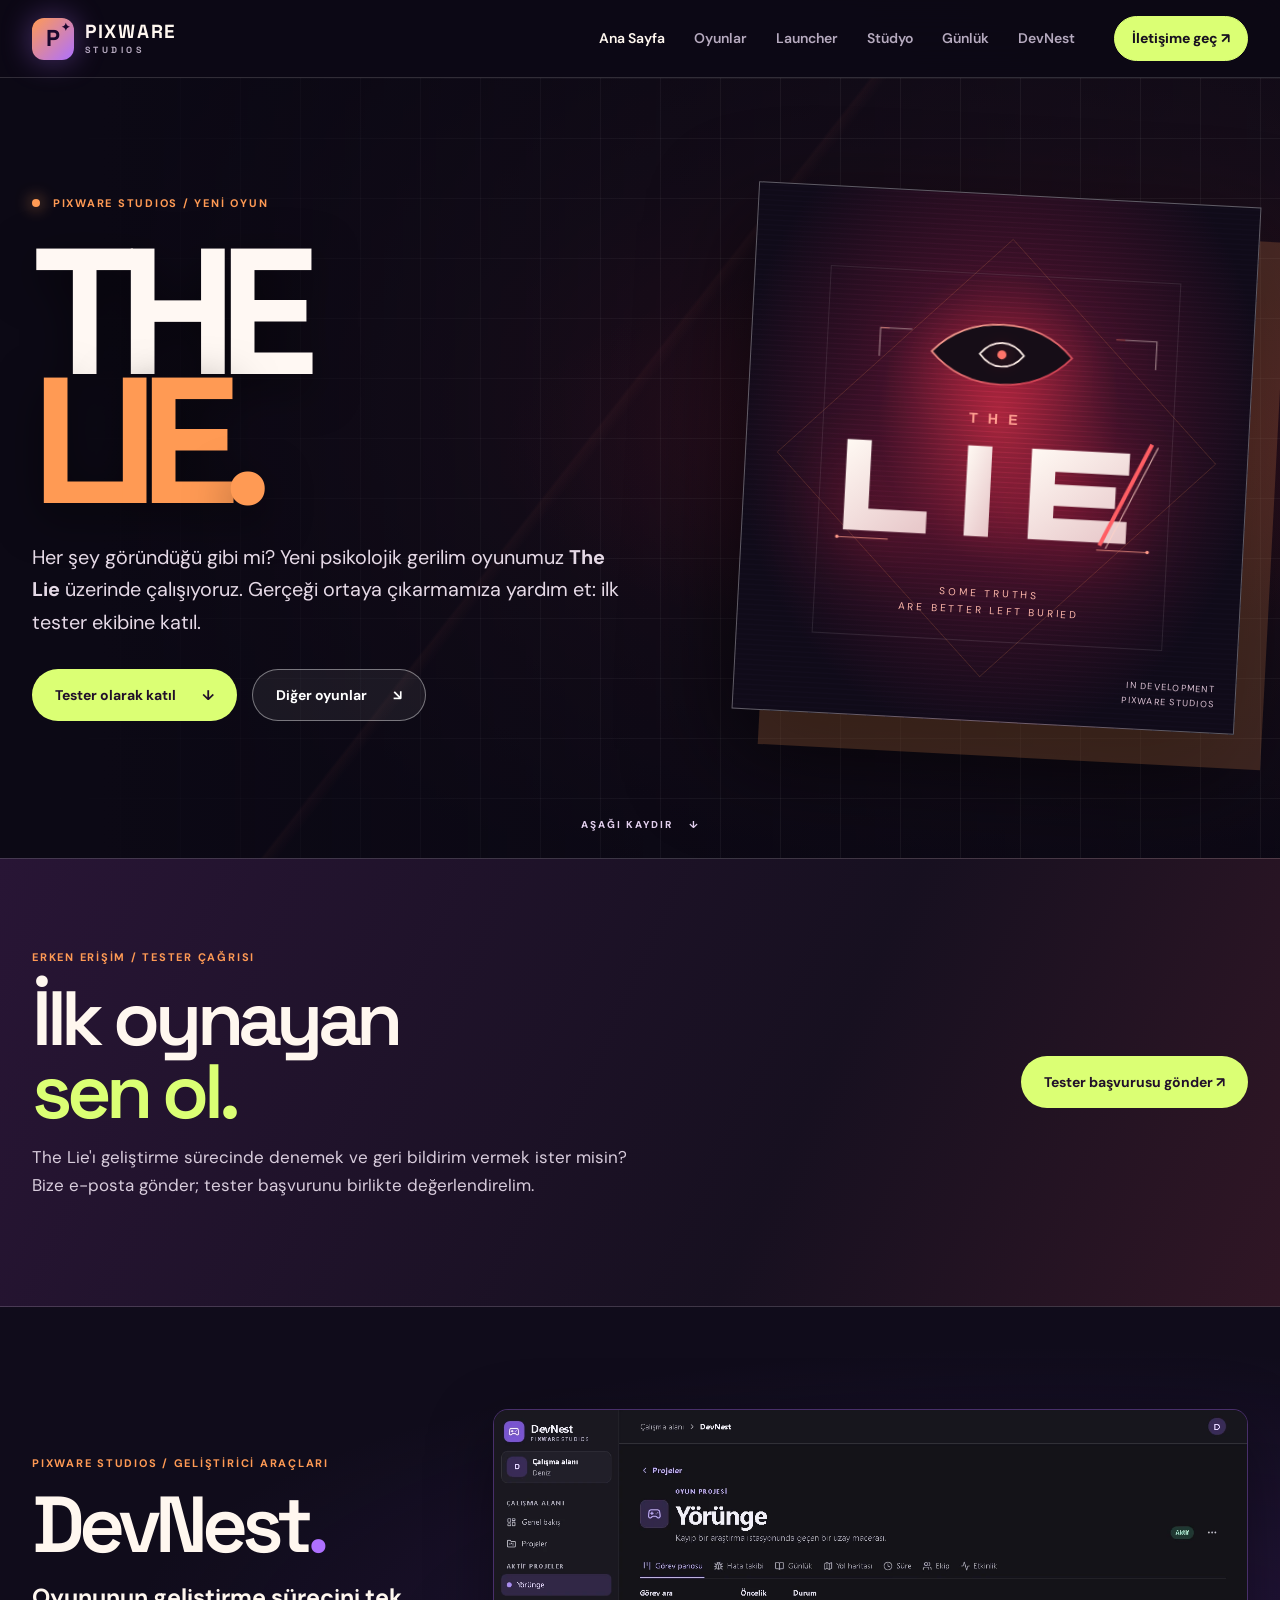
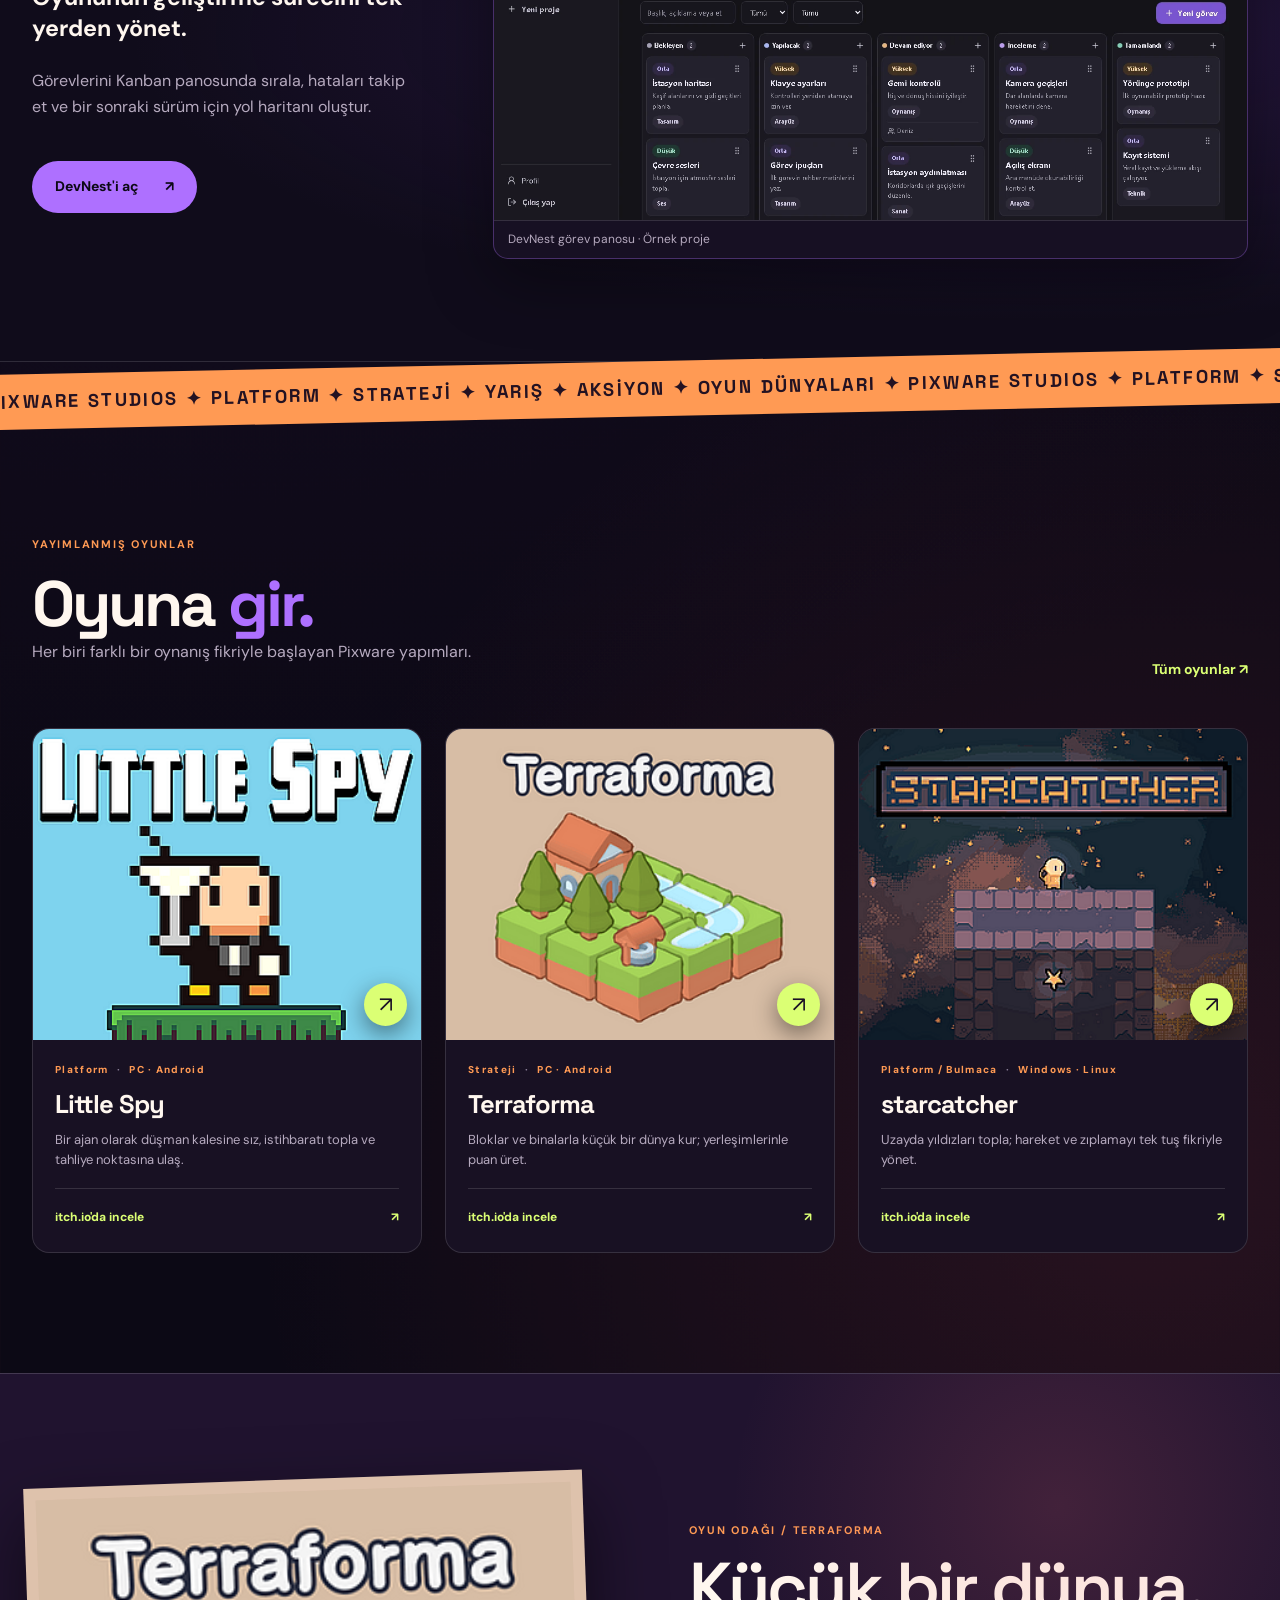
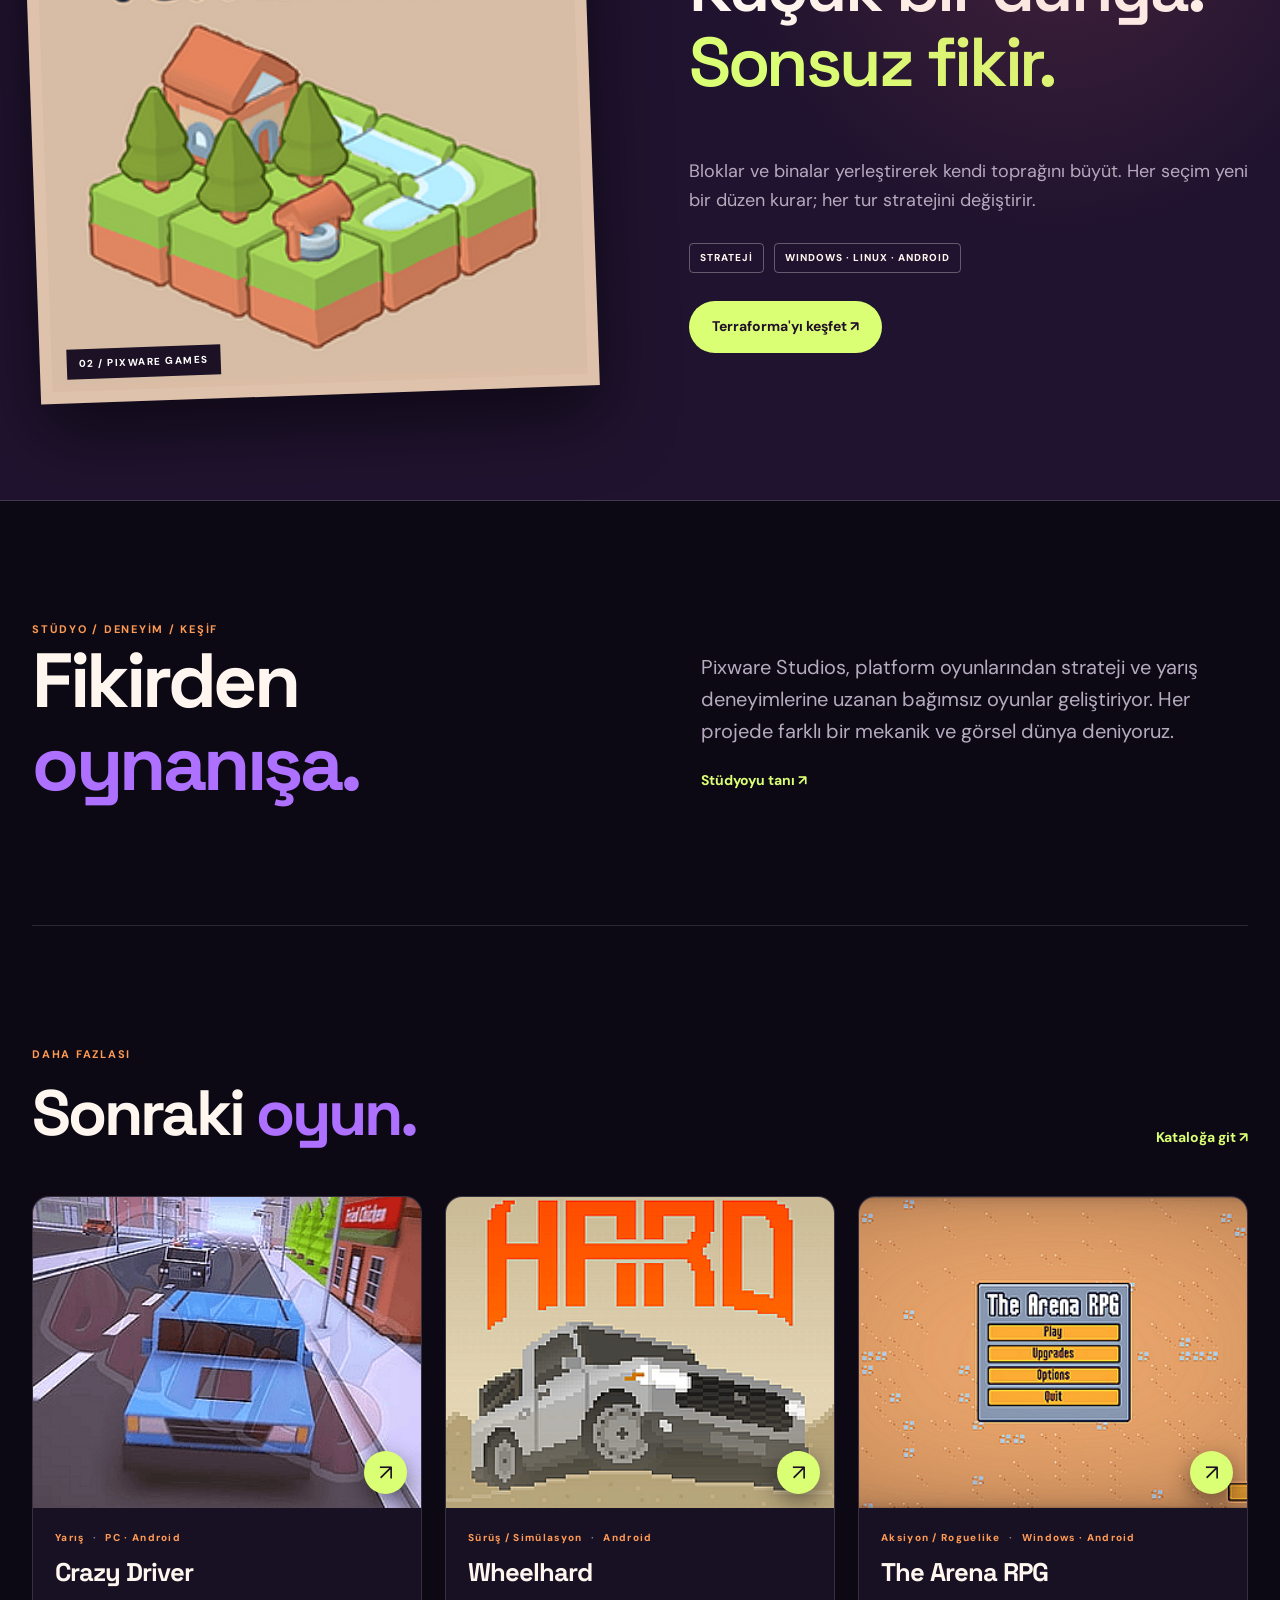
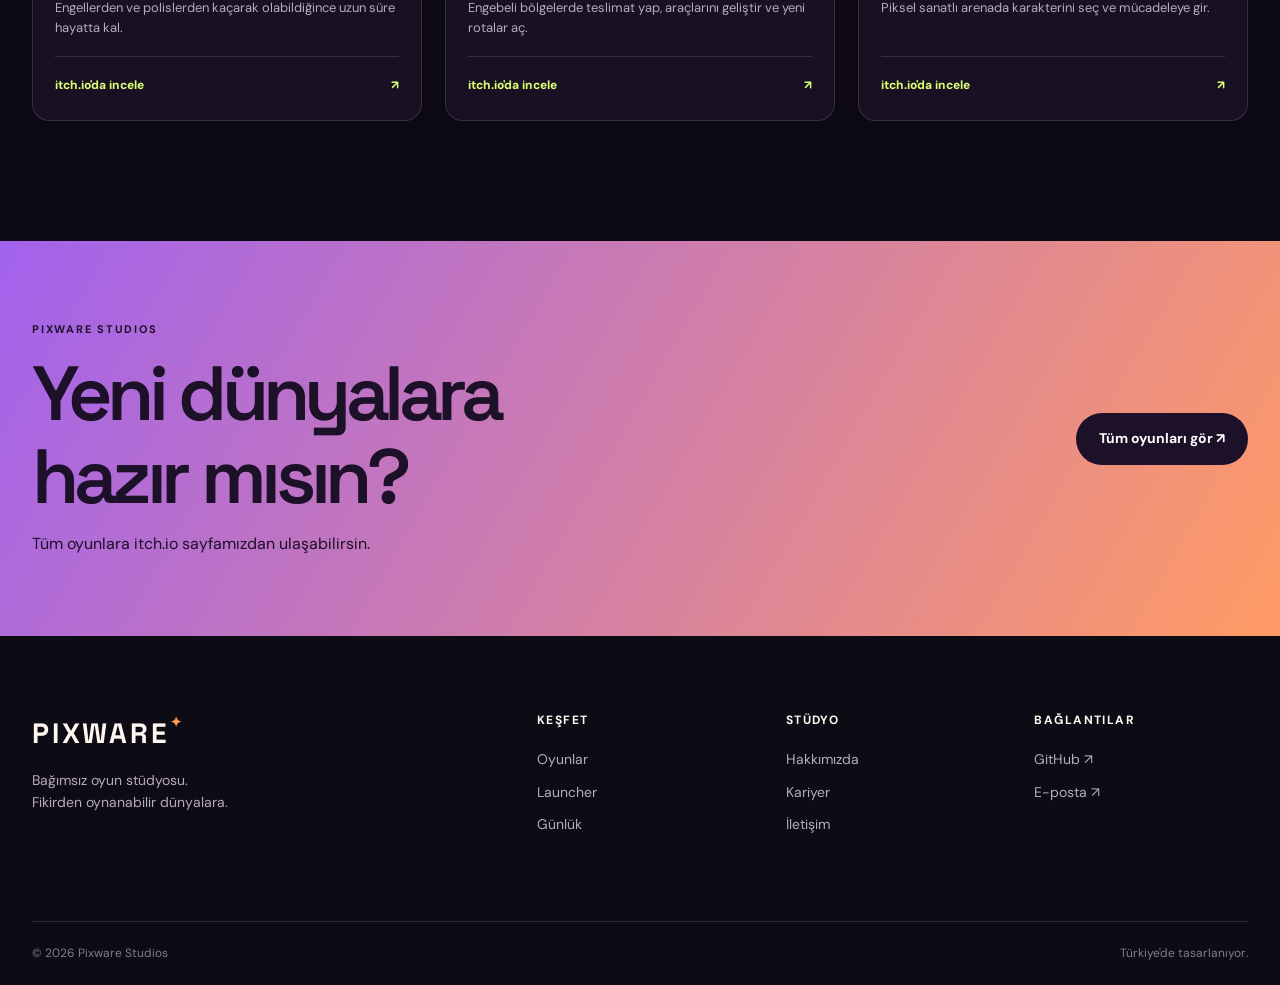
<file: index.html>
<!doctype html>
<html lang="tr">
<head>
  <meta charset="utf-8">
  <meta name="viewport" content="width=device-width, initial-scale=1">
  <meta name="theme-color" content="#100e1b">
  <meta name="description" content="Pixware Studios'un geliştirme aşamasındaki psikolojik gerilim oyunu The Lie'ı keşfet ve tester ekibine katıl.">
  <title>The Lie · Pixware Studios</title>
  <link rel="icon" href="assets/logo.png" type="image/png">
  <link rel="stylesheet" href="css/experience.css">
  <link rel="stylesheet" href="css/studio-live.css?v=4">
  <script src="js/experience.js" defer></script>
</head>
<body>
  <a class="skip-link" href="#main">İçeriğe geç</a>
  <header class="site-header">
    <div class="shell header-inner">
      <a class="brand" href="index.html" aria-label="Pixware Studios ana sayfa"><span class="brand-mark">P<span>✦</span></span><span class="brand-name">PIXWARE <small>STUDIOS</small></span></a>
      <button class="menu-button" type="button" aria-label="Menüyü aç" aria-expanded="false" aria-controls="primary-nav"><span></span><span></span><span></span></button>
      <nav id="primary-nav" class="primary-nav" aria-label="Ana menü">
        <a href="index.html" aria-current="page">Ana Sayfa</a><a href="games.html" >Oyunlar</a><a href="launcher.html" >Launcher</a><a href="about.html" >Stüdyo</a><a href="news/index.html" >Günlük</a>
        <a href="https://devnest.pixwarestudios.com/">DevNest</a>
        <a class="nav-contact" href="contact.html">İletişime geç <span aria-hidden="true">↗</span></a>
      </nav>
    </div>
  </header>
  
<main id="main">
  <section class="studio-hero">
    <div class="hero-backdrop" aria-hidden="true"></div>
    <div class="hero-grid" aria-hidden="true"></div>
    <div class="shell studio-hero-inner">
      <div class="studio-hero-copy">
        <p class="eyebrow"><span class="live-dot"></span> PIXWARE STUDIOS / YENİ OYUN</p>
        <h1 class="lie-title">THE<br><em>LIE</em><span class="period">.</span></h1>
        <p>Her şey göründüğü gibi mi? Yeni psikolojik gerilim oyunumuz <strong>The Lie</strong> üzerinde çalışıyoruz. Gerçeği ortaya çıkarmamıza yardım et: ilk tester ekibine katıl.</p>
        <div class="actions"><a class="button button-primary" href="#tester">Tester olarak katıl <span>↓</span></a><a class="button button-outline" href="#oyunlar">Diğer oyunlar <span>↘</span></a></div>
      </div>
      <div class="lie-art" aria-label="The Lie oyun tanıtım görseli"><div class="lie-art-noise"></div><img class="lie-logo" src="assets/games/the-lie-logo.svg?v=3" alt="The Lie oyun logosu"><span class="lie-art-caption">SOME TRUTHS<br>ARE BETTER LEFT BURIED</span><span class="lie-art-stamp">IN DEVELOPMENT<br>PIXWARE STUDIOS</span></div>
    </div>
    <div class="hero-scroll">AŞAĞI KAYDIR <span>↓</span></div>
  </section>
  <section class="lie-tester" id="tester"><div class="shell lie-tester-inner"><div><p class="eyebrow">ERKEN ERİŞİM / TESTER ÇAĞRISI</p><h2>İlk oynayan<br><em>sen ol.</em></h2><p>The Lie'ı geliştirme sürecinde denemek ve geri bildirim vermek ister misin? Bize e-posta gönder; tester başvurunu birlikte değerlendirelim.</p></div><a class="button button-primary" href="mailto:info@pixwarestudios.com?subject=The%20Lie%20Tester%20Basvurusu&amp;body=Merhaba%2C%20The%20Lie%20tester%20ekibine%20katilmak%20istiyorum.%0A%0AAdim%3A%0ACihazim%2Fplatformum%3A%0AOyun%20testi%20deneyimim%3A%0A">Tester başvurusu gönder ↗</a></div></section>
  <section class="devnest-feature" id="devnest" aria-labelledby="devnest-heading">
    <div class="shell devnest-feature-inner">
      <div class="devnest-feature-copy">
        <p class="eyebrow">PIXWARE STUDIOS / GELİŞTİRİCİ ARAÇLARI</p>
        <h2 id="devnest-heading">DevNest<span>.</span></h2>
        <p class="devnest-feature-lead">Oyununun geliştirme sürecini tek yerden yönet.</p>
        <p>Görevlerini Kanban panosunda sırala, hataları takip et ve bir sonraki sürüm için yol haritanı oluştur.</p>
        <a class="button button-primary" href="https://devnest.pixwarestudios.com/">DevNest'i aç <span aria-hidden="true">↗</span></a>
      </div>
      <figure class="devnest-preview">
        <img src="assets/devnest-board.webp" width="1360" height="740" loading="lazy" decoding="async" alt="DevNest görev panosunda Yörünge projesi ve beş görev durumu sütunu">
        <figcaption>DevNest görev panosu · Örnek proje</figcaption>
      </figure>
    </div>
  </section>
  <div class="studio-ticker" aria-label="Pixware Studios oyun türleri"><div class="ticker-track" aria-hidden="true"><span>PIXWARE STUDIOS ✦ PLATFORM ✦ STRATEJİ ✦ YARIŞ ✦ AKSİYON ✦ OYUN DÜNYALARI ✦ PIXWARE STUDIOS ✦ PLATFORM ✦ STRATEJİ ✦ YARIŞ ✦ AKSİYON ✦ OYUN DÜNYALARI ✦</span></div></div>
  <section class="section shell featured-section" id="oyunlar"><div class="section-heading row"><div><p class="eyebrow">YAYIMLANMIŞ OYUNLAR</p><h2>Oyuna <em>gir.</em></h2><p>Her biri farklı bir oynanış fikriyle başlayan Pixware yapımları.</p></div><a class="text-link" href="games.html">Tüm oyunlar ↗</a></div><div class="game-grid home-grid"><a class="game-tile reveal" href="https://pixwarestudios.itch.io/little-spy" target="_blank" rel="noopener noreferrer"><span class="game-image"><img src="assets/games/little-spy.png" alt="Little Spy oyun kapağı" loading="lazy"><span class="game-play" aria-hidden="true">↗</span></span><span class="game-meta">Platform <span>·</span> PC · Android</span><strong>Little Spy</strong><span class="game-description">Bir ajan olarak düşman kalesine sız, istihbaratı topla ve tahliye noktasına ulaş.</span><span class="game-cta">itch.io'da incele <span>↗</span></span></a><a class="game-tile reveal" href="https://pixwarestudios.itch.io/terraforma" target="_blank" rel="noopener noreferrer"><span class="game-image"><img src="assets/games/terraforma.png" alt="Terraforma oyun kapağı" loading="lazy"><span class="game-play" aria-hidden="true">↗</span></span><span class="game-meta">Strateji <span>·</span> PC · Android</span><strong>Terraforma</strong><span class="game-description">Bloklar ve binalarla küçük bir dünya kur; yerleşimlerinle puan üret.</span><span class="game-cta">itch.io'da incele <span>↗</span></span></a><a class="game-tile reveal" href="https://pixwarestudios.itch.io/starcatcher" target="_blank" rel="noopener noreferrer"><span class="game-image"><img src="assets/games/starcatcher.png" alt="starcatcher oyun kapağı" loading="lazy"><span class="game-play" aria-hidden="true">↗</span></span><span class="game-meta">Platform / Bulmaca <span>·</span> Windows · Linux</span><strong>starcatcher</strong><span class="game-description">Uzayda yıldızları topla; hareket ve zıplamayı tek tuş fikriyle yönet.</span><span class="game-cta">itch.io'da incele <span>↗</span></span></a></div></section>
  <section class="spotlight"><div class="shell spotlight-grid"><div class="spotlight-art reveal"><img src="assets/games/terraforma.png" alt="Terraforma'nın izometrik ada görseli" loading="lazy"><span class="spotlight-corner">02 / PIXWARE GAMES</span></div><div class="spotlight-copy reveal"><p class="eyebrow">OYUN ODAĞI / TERRAFORMA</p><h2>Küçük bir dünya.<br><em>Sonsuz fikir.</em></h2><p>Bloklar ve binalar yerleştirerek kendi toprağını büyüt. Her seçim yeni bir düzen kurar; her tur stratejini değiştirir.</p><div class="spotlight-meta"><span>STRATEJİ</span><span>WINDOWS · LINUX · ANDROID</span></div><a class="button button-primary" href="https://pixwarestudios.itch.io/terraforma" target="_blank" rel="noopener noreferrer">Terraforma'yı keşfet ↗</a></div></div></section>
  <section class="section shell studio-story"><div class="story-overline eyebrow">STÜDYO / DENEYİM / KEŞİF</div><div class="story-grid"><h2 class="reveal">Fikirden<br><em>oynanışa.</em></h2><div class="reveal"><p>Pixware Studios, platform oyunlarından strateji ve yarış deneyimlerine uzanan bağımsız oyunlar geliştiriyor. Her projede farklı bir mekanik ve görsel dünya deniyoruz.</p><a class="text-link" href="about.html">Stüdyoyu tanı ↗</a></div></div></section>
  <section class="section shell"><div class="section-heading row"><div><p class="eyebrow">DAHA FAZLASI</p><h2>Sonraki <em>oyun.</em></h2></div><a class="text-link" href="games.html">Kataloğa git ↗</a></div><div class="game-grid home-grid"><a class="game-tile reveal" href="https://pixwarestudios.itch.io/crazydriver" target="_blank" rel="noopener noreferrer"><span class="game-image"><img src="assets/games/crazydriver.png" alt="Crazy Driver oyun kapağı" loading="lazy"><span class="game-play" aria-hidden="true">↗</span></span><span class="game-meta">Yarış <span>·</span> PC · Android</span><strong>Crazy Driver</strong><span class="game-description">Engellerden ve polislerden kaçarak olabildiğince uzun süre hayatta kal.</span><span class="game-cta">itch.io'da incele <span>↗</span></span></a><a class="game-tile reveal" href="https://pixwarestudios.itch.io/wheelhard" target="_blank" rel="noopener noreferrer"><span class="game-image"><img src="assets/games/wheelhard.png" alt="Wheelhard oyun kapağı" loading="lazy"><span class="game-play" aria-hidden="true">↗</span></span><span class="game-meta">Sürüş / Simülasyon <span>·</span> Android</span><strong>Wheelhard</strong><span class="game-description">Engebeli bölgelerde teslimat yap, araçlarını geliştir ve yeni rotalar aç.</span><span class="game-cta">itch.io'da incele <span>↗</span></span></a><a class="game-tile reveal" href="https://pixwarestudios.itch.io/the-arena-rpg" target="_blank" rel="noopener noreferrer"><span class="game-image"><img src="assets/games/the-arena-rpg.png" alt="The Arena RPG oyun kapağı" loading="lazy"><span class="game-play" aria-hidden="true">↗</span></span><span class="game-meta">Aksiyon / Roguelike <span>·</span> Windows · Android</span><strong>The Arena RPG</strong><span class="game-description">Piksel sanatlı arenada karakterini seç ve mücadeleye gir.</span><span class="game-cta">itch.io'da incele <span>↗</span></span></a></div></section>
  <section class="closing"><div class="shell closing-inner"><div><p class="eyebrow">PIXWARE STUDIOS</p><h2>Yeni dünyalara<br>hazır mısın?</h2><p>Tüm oyunlara itch.io sayfamızdan ulaşabilirsin.</p></div><a class="button button-light" href="https://pixwarestudios.itch.io/" target="_blank" rel="noopener noreferrer">Tüm oyunları gör ↗</a></div></section>
</main>
  <footer class="site-footer"><div class="shell footer-main"><div><a class="footer-brand" href="index.html">PIXWARE<span>✦</span></a><p>Bağımsız oyun stüdyosu.<br>Fikirden oynanabilir dünyalara.</p></div><div><strong>Keşfet</strong><a href="games.html">Oyunlar</a><a href="launcher.html">Launcher</a><a href="news/index.html">Günlük</a></div><div><strong>Stüdyo</strong><a href="about.html">Hakkımızda</a><a href="careers.html">Kariyer</a><a href="contact.html">İletişim</a></div><div><strong>Bağlantılar</strong><a href="https://github.com/pixwarestudios" target="_blank" rel="noopener noreferrer">GitHub ↗</a><a href="mailto:info@pixwarestudios.com">E-posta ↗</a></div></div><div class="shell footer-bottom"><span>© 2026 Pixware Studios</span><span>Türkiye'de tasarlanıyor.</span></div></footer>
</body></html>
</file>
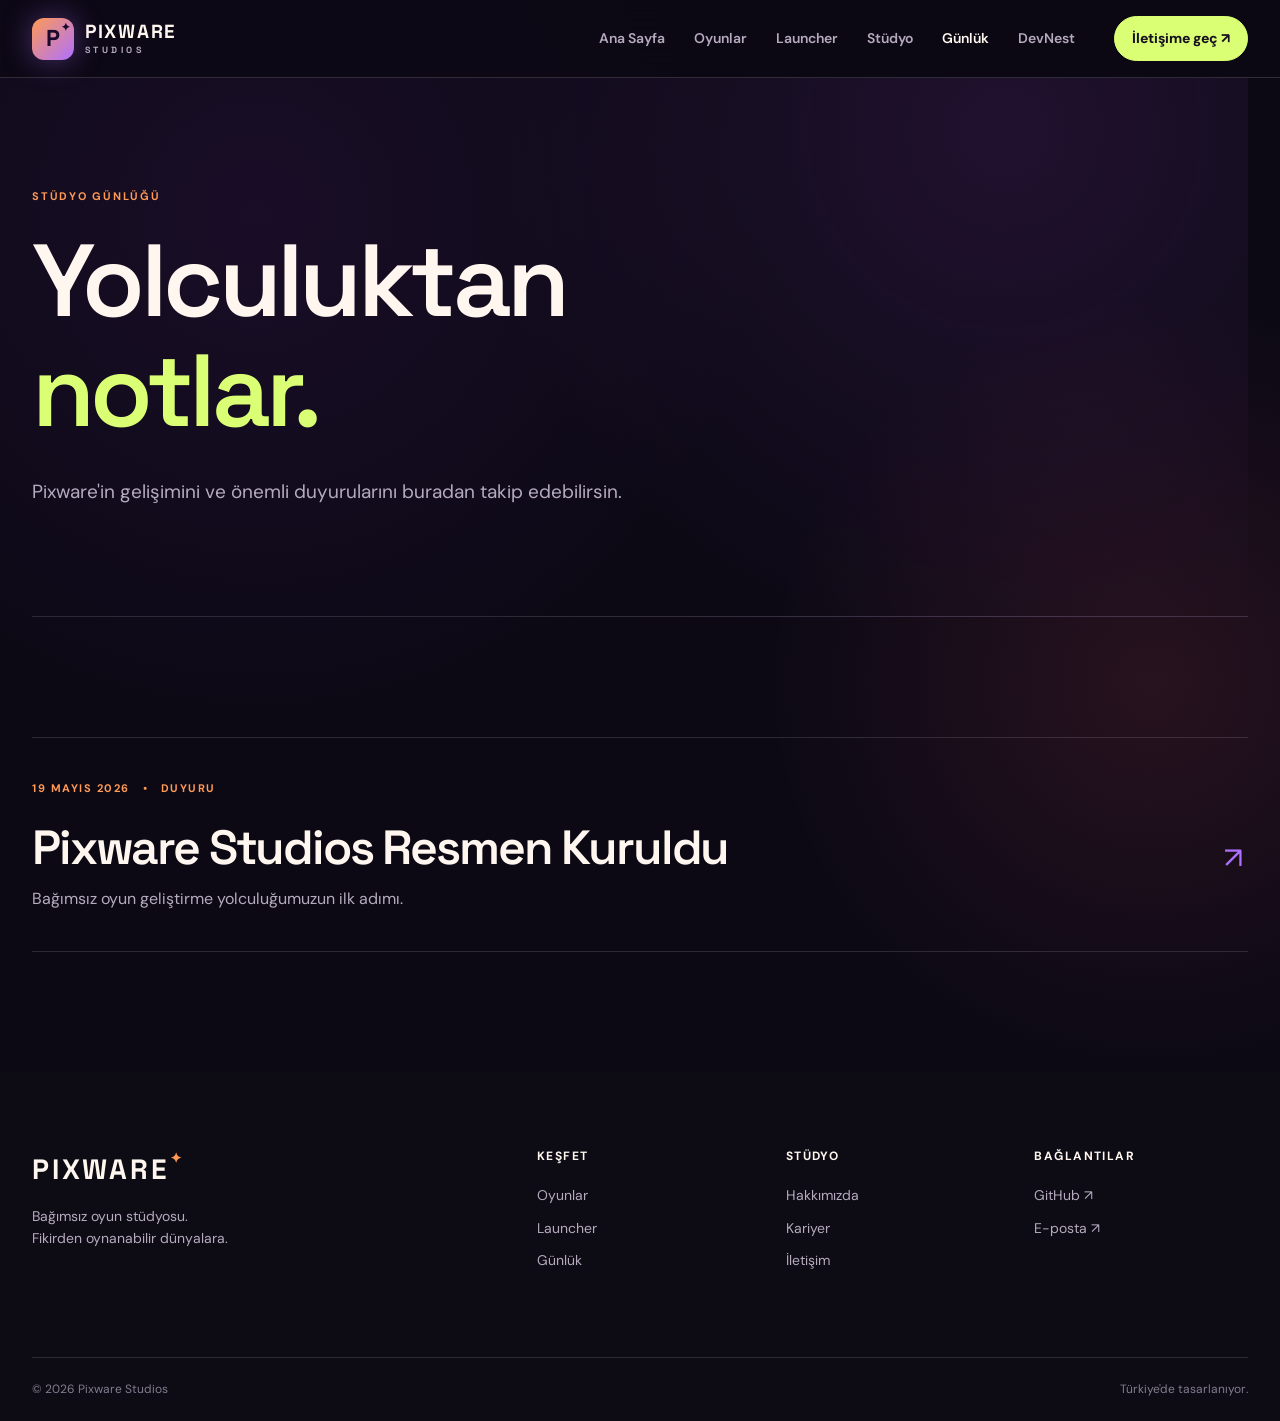
<file: news/index.html>
<!doctype html>
<html lang="tr">
<head>
  <meta charset="utf-8">
  <meta name="viewport" content="width=device-width, initial-scale=1">
  <meta name="theme-color" content="#100e1b">
  <meta name="description" content="Pixware Studios duyuruları ve geliştirme günlüğü.">
  <title>Stüdyo günlüğü · Pixware Studios</title>
  <link rel="icon" href="../assets/logo.png" type="image/png">
  <link rel="stylesheet" href="../css/experience.css">
  <link rel="stylesheet" href="../css/studio-live.css">
  <script src="../js/experience.js" defer></script>
</head>
<body>
  <a class="skip-link" href="#main">İçeriğe geç</a>
  <header class="site-header">
    <div class="shell header-inner">
      <a class="brand" href="../index.html" aria-label="Pixware Studios ana sayfa"><span class="brand-mark">P<span>✦</span></span><span class="brand-name">PIXWARE <small>STUDIOS</small></span></a>
      <button class="menu-button" type="button" aria-label="Menüyü aç" aria-expanded="false" aria-controls="primary-nav"><span></span><span></span><span></span></button>
      <nav id="primary-nav" class="primary-nav" aria-label="Ana menü">
        <a href="../index.html" >Ana Sayfa</a><a href="../games.html" >Oyunlar</a><a href="../launcher.html" >Launcher</a><a href="../about.html" >Stüdyo</a><a href="../news/index.html" aria-current="page">Günlük</a>
        <a href="https://devnest.pixwarestudios.com/">DevNest</a>
        <a class="nav-contact" href="../contact.html">İletişime geç <span aria-hidden="true">↗</span></a>
      </nav>
    </div>
  </header>
  <main id="main"><section class="page-hero shell"><p class="eyebrow">STÜDYO GÜNLÜĞÜ</p><h1>Yolculuktan<br><em>notlar.</em></h1><p>Pixware'in gelişimini ve önemli duyurularını buradan takip edebilirsin.</p></section><section class="section shell"><a class="journal-card" href="post.html?slug=st%C3%BCdyo-kurulus"><span class="journal-date">19 MAYIS 2026 <span>•</span> DUYURU</span><h2>Pixware Studios Resmen Kuruldu</h2><p>Bağımsız oyun geliştirme yolculuğumuzun ilk adımı.</p><span class="journal-arrow">↗</span></a></section></main>
  <footer class="site-footer"><div class="shell footer-main"><div><a class="footer-brand" href="../index.html">PIXWARE<span>✦</span></a><p>Bağımsız oyun stüdyosu.<br>Fikirden oynanabilir dünyalara.</p></div><div><strong>Keşfet</strong><a href="../games.html">Oyunlar</a><a href="../launcher.html">Launcher</a><a href="../news/index.html">Günlük</a></div><div><strong>Stüdyo</strong><a href="../about.html">Hakkımızda</a><a href="../careers.html">Kariyer</a><a href="../contact.html">İletişim</a></div><div><strong>Bağlantılar</strong><a href="https://github.com/EnesAkdogan/pixware-studios-site" target="_blank" rel="noopener noreferrer">GitHub ↗</a><a href="mailto:info@pixwarestudios.com">E-posta ↗</a></div></div><div class="shell footer-bottom"><span>© 2026 Pixware Studios</span><span>Türkiye'de tasarlanıyor.</span></div></footer>
</body></html>
</file>
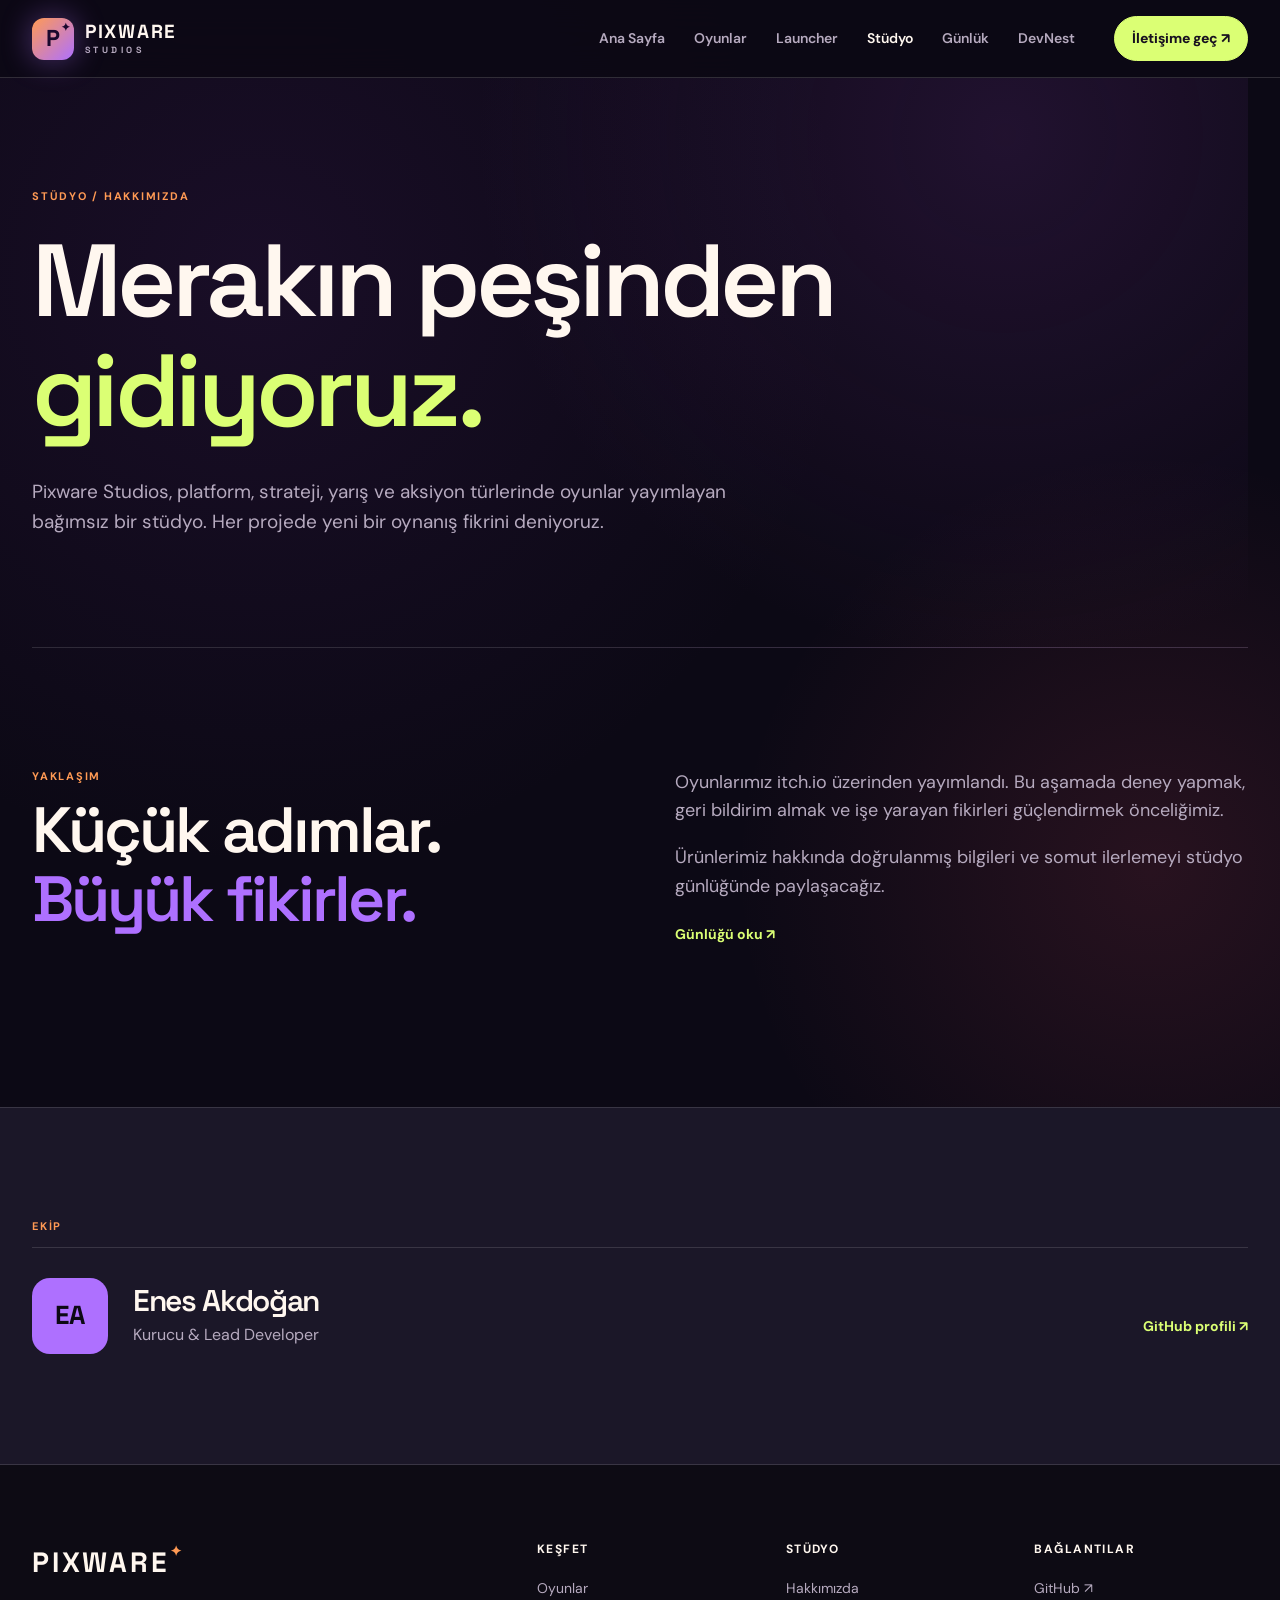
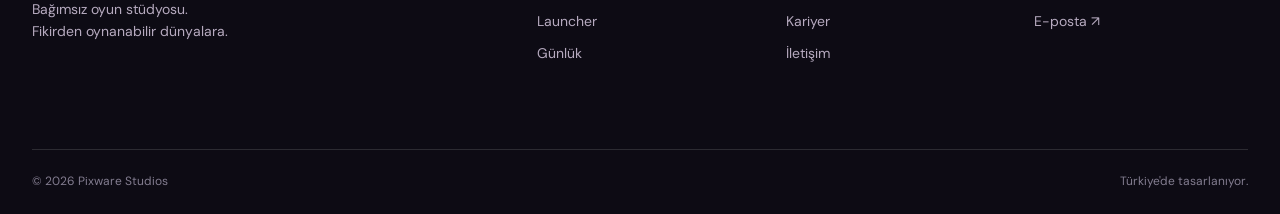
<file: about.html>
<!doctype html>
<html lang="tr">
<head>
  <meta charset="utf-8">
  <meta name="viewport" content="width=device-width, initial-scale=1">
  <meta name="theme-color" content="#100e1b">
  <meta name="description" content="Pixware Studios ve kurucusu hakkında bilgi.">
  <title>Stüdyo · Pixware Studios</title>
  <link rel="icon" href="assets/logo.png" type="image/png">
  <link rel="stylesheet" href="css/experience.css">
  <link rel="stylesheet" href="css/studio-live.css">
  <script src="js/experience.js" defer></script>
</head>
<body>
  <a class="skip-link" href="#main">İçeriğe geç</a>
  <header class="site-header">
    <div class="shell header-inner">
      <a class="brand" href="index.html" aria-label="Pixware Studios ana sayfa"><span class="brand-mark">P<span>✦</span></span><span class="brand-name">PIXWARE <small>STUDIOS</small></span></a>
      <button class="menu-button" type="button" aria-label="Menüyü aç" aria-expanded="false" aria-controls="primary-nav"><span></span><span></span><span></span></button>
      <nav id="primary-nav" class="primary-nav" aria-label="Ana menü">
        <a href="index.html" >Ana Sayfa</a><a href="games.html" >Oyunlar</a><a href="launcher.html" >Launcher</a><a href="about.html" aria-current="page">Stüdyo</a><a href="news/index.html" >Günlük</a>
        <a href="https://devnest.pixwarestudios.com/">DevNest</a>
        <a class="nav-contact" href="contact.html">İletişime geç <span aria-hidden="true">↗</span></a>
      </nav>
    </div>
  </header>
  <main id="main"><section class="page-hero shell"><p class="eyebrow">STÜDYO / HAKKIMIZDA</p><h1>Merakın peşinden<br><em>gidiyoruz.</em></h1><p>Pixware Studios, platform, strateji, yarış ve aksiyon türlerinde oyunlar yayımlayan bağımsız bir stüdyo. Her projede yeni bir oynanış fikrini deniyoruz.</p></section><section class="section shell"><div class="two-column"><div><p class="eyebrow">YAKLAŞIM</p><h2>Küçük adımlar.<br><em>Büyük fikirler.</em></h2></div><div class="prose"><p>Oyunlarımız itch.io üzerinden yayımlandı. Bu aşamada deney yapmak, geri bildirim almak ve işe yarayan fikirleri güçlendirmek önceliğimiz.</p><p>Ürünlerimiz hakkında doğrulanmış bilgileri ve somut ilerlemeyi stüdyo günlüğünde paylaşacağız.</p><a class="text-link" href="news/index.html">Günlüğü oku ↗</a></div></div></section><section class="manifesto"><div class="shell"><p class="eyebrow">EKİP</p><div class="team-row"><div class="avatar">EA</div><div><h2>Enes Akdoğan</h2><p>Kurucu & Lead Developer</p></div><a class="text-link" href="https://github.com/EnesAkdogan" target="_blank" rel="noopener noreferrer">GitHub profili ↗</a></div></div></section></main>
  <footer class="site-footer"><div class="shell footer-main"><div><a class="footer-brand" href="index.html">PIXWARE<span>✦</span></a><p>Bağımsız oyun stüdyosu.<br>Fikirden oynanabilir dünyalara.</p></div><div><strong>Keşfet</strong><a href="games.html">Oyunlar</a><a href="launcher.html">Launcher</a><a href="news/index.html">Günlük</a></div><div><strong>Stüdyo</strong><a href="about.html">Hakkımızda</a><a href="careers.html">Kariyer</a><a href="contact.html">İletişim</a></div><div><strong>Bağlantılar</strong><a href="https://github.com/EnesAkdogan/pixware-studios-site" target="_blank" rel="noopener noreferrer">GitHub ↗</a><a href="mailto:info@pixwarestudios.com">E-posta ↗</a></div></div><div class="shell footer-bottom"><span>© 2026 Pixware Studios</span><span>Türkiye'de tasarlanıyor.</span></div></footer>
</body></html>
</file>
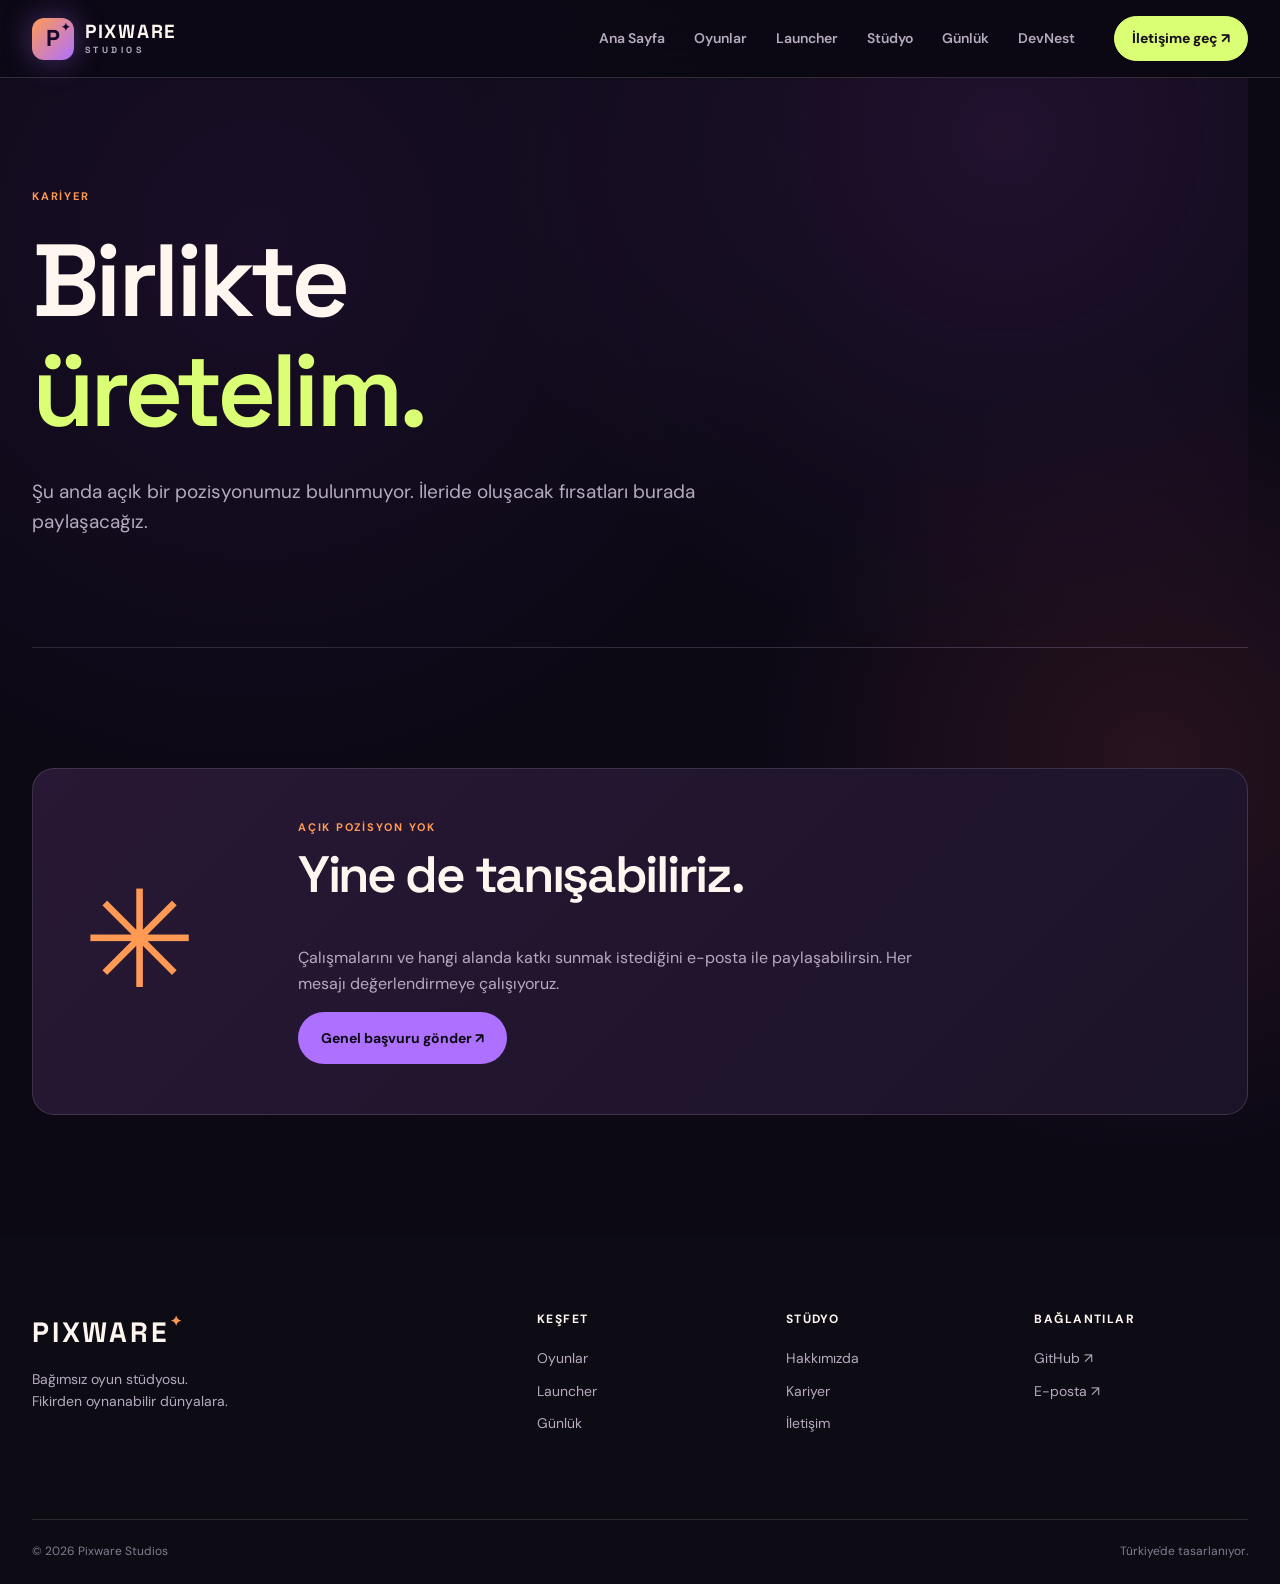
<file: careers.html>
<!doctype html>
<html lang="tr">
<head>
  <meta charset="utf-8">
  <meta name="viewport" content="width=device-width, initial-scale=1">
  <meta name="theme-color" content="#100e1b">
  <meta name="description" content="Pixware Studios kariyer ve genel başvuru bilgileri.">
  <title>Kariyer · Pixware Studios</title>
  <link rel="icon" href="assets/logo.png" type="image/png">
  <link rel="stylesheet" href="css/experience.css">
  <link rel="stylesheet" href="css/studio-live.css">
  <script src="js/experience.js" defer></script>
</head>
<body>
  <a class="skip-link" href="#main">İçeriğe geç</a>
  <header class="site-header">
    <div class="shell header-inner">
      <a class="brand" href="index.html" aria-label="Pixware Studios ana sayfa"><span class="brand-mark">P<span>✦</span></span><span class="brand-name">PIXWARE <small>STUDIOS</small></span></a>
      <button class="menu-button" type="button" aria-label="Menüyü aç" aria-expanded="false" aria-controls="primary-nav"><span></span><span></span><span></span></button>
      <nav id="primary-nav" class="primary-nav" aria-label="Ana menü">
        <a href="index.html" >Ana Sayfa</a><a href="games.html" >Oyunlar</a><a href="launcher.html" >Launcher</a><a href="about.html" >Stüdyo</a><a href="news/index.html" >Günlük</a>
        <a href="https://devnest.pixwarestudios.com/">DevNest</a>
        <a class="nav-contact" href="contact.html">İletişime geç <span aria-hidden="true">↗</span></a>
      </nav>
    </div>
  </header>
  <main id="main"><section class="page-hero shell"><p class="eyebrow">KARİYER</p><h1>Birlikte<br><em>üretelim.</em></h1><p>Şu anda açık bir pozisyonumuz bulunmuyor. İleride oluşacak fırsatları burada paylaşacağız.</p></section><section class="section shell"><div class="state-panel"><span class="state-symbol">✳</span><div><p class="eyebrow">AÇIK POZİSYON YOK</p><h2>Yine de tanışabiliriz.</h2><p>Çalışmalarını ve hangi alanda katkı sunmak istediğini e-posta ile paylaşabilirsin. Her mesajı değerlendirmeye çalışıyoruz.</p><a class="button button-primary" href="mailto:info@pixwarestudios.com?subject=Genel%20ba%C5%9Fvuru">Genel başvuru gönder ↗</a></div></div></section></main>
  <footer class="site-footer"><div class="shell footer-main"><div><a class="footer-brand" href="index.html">PIXWARE<span>✦</span></a><p>Bağımsız oyun stüdyosu.<br>Fikirden oynanabilir dünyalara.</p></div><div><strong>Keşfet</strong><a href="games.html">Oyunlar</a><a href="launcher.html">Launcher</a><a href="news/index.html">Günlük</a></div><div><strong>Stüdyo</strong><a href="about.html">Hakkımızda</a><a href="careers.html">Kariyer</a><a href="contact.html">İletişim</a></div><div><strong>Bağlantılar</strong><a href="https://github.com/EnesAkdogan/pixware-studios-site" target="_blank" rel="noopener noreferrer">GitHub ↗</a><a href="mailto:info@pixwarestudios.com">E-posta ↗</a></div></div><div class="shell footer-bottom"><span>© 2026 Pixware Studios</span><span>Türkiye'de tasarlanıyor.</span></div></footer>
</body></html>
</file>
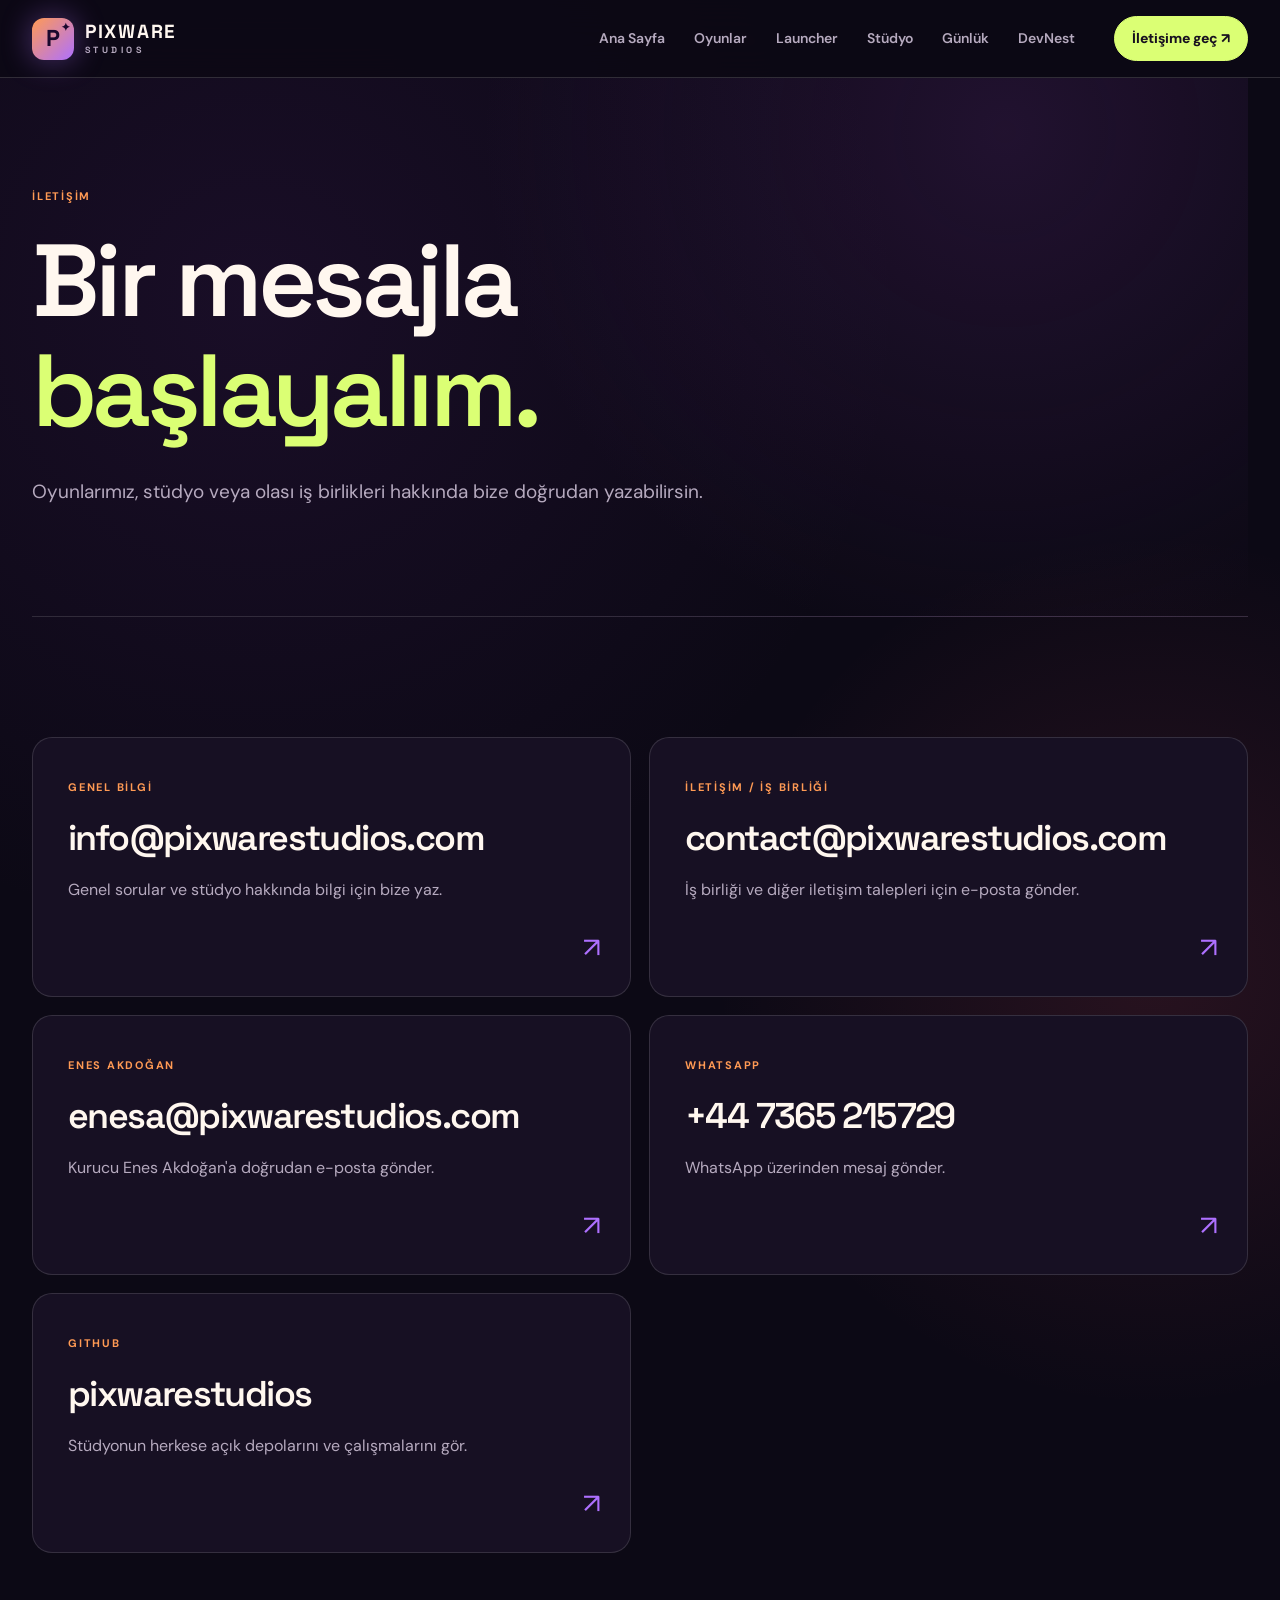
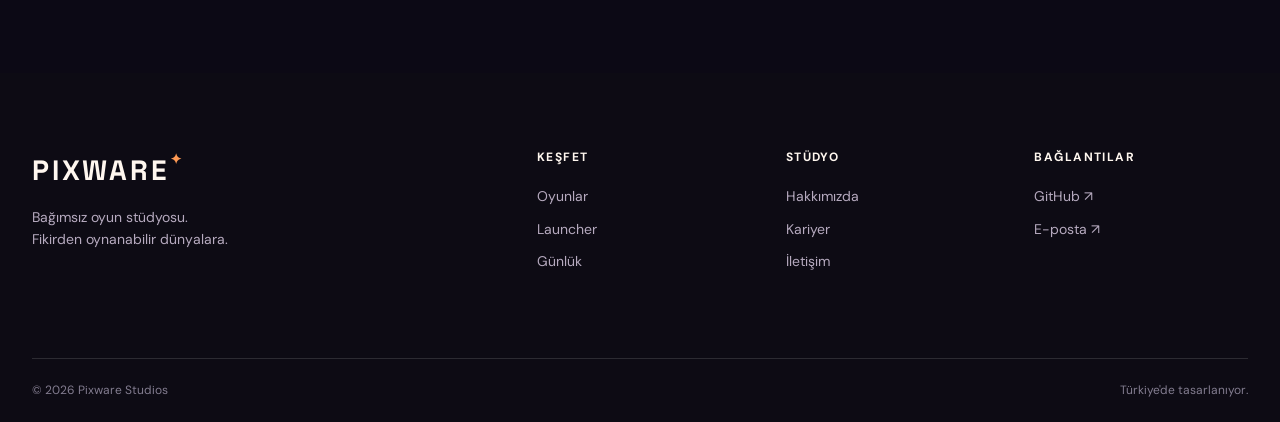
<file: contact.html>
<!doctype html>
<html lang="tr">
<head>
  <meta charset="utf-8">
  <meta name="viewport" content="width=device-width, initial-scale=1">
  <meta name="theme-color" content="#100e1b">
  <meta name="description" content="Pixware Studios ile iletişim ve iş birliği bağlantıları.">
  <title>İletişim · Pixware Studios</title>
  <link rel="icon" href="assets/logo.png" type="image/png">
  <link rel="stylesheet" href="css/experience.css">
  <link rel="stylesheet" href="css/studio-live.css">
  <script src="js/experience.js" defer></script>
</head>
<body>
  <a class="skip-link" href="#main">İçeriğe geç</a>
  <header class="site-header">
    <div class="shell header-inner">
      <a class="brand" href="index.html" aria-label="Pixware Studios ana sayfa"><span class="brand-mark">P<span>✦</span></span><span class="brand-name">PIXWARE <small>STUDIOS</small></span></a>
      <button class="menu-button" type="button" aria-label="Menüyü aç" aria-expanded="false" aria-controls="primary-nav"><span></span><span></span><span></span></button>
      <nav id="primary-nav" class="primary-nav" aria-label="Ana menü">
        <a href="index.html" >Ana Sayfa</a><a href="games.html" >Oyunlar</a><a href="launcher.html" >Launcher</a><a href="about.html" >Stüdyo</a><a href="news/index.html" >Günlük</a>
        <a href="https://devnest.pixwarestudios.com/">DevNest</a>
        <a class="nav-contact" href="contact.html">İletişime geç <span aria-hidden="true">↗</span></a>
      </nav>
    </div>
  </header>
  <main id="main"><section class="page-hero shell"><p class="eyebrow">İLETİŞİM</p><h1>Bir mesajla<br><em>başlayalım.</em></h1><p>Oyunlarımız, stüdyo veya olası iş birlikleri hakkında bize doğrudan yazabilirsin.</p></section><section class="section shell"><div class="contact-grid"><a class="contact-card" href="mailto:info@pixwarestudios.com"><span class="eyebrow">GENEL BİLGİ</span><h2>info@pixwarestudios.com</h2><p>Genel sorular ve stüdyo hakkında bilgi için bize yaz.</p><span class="contact-arrow">↗</span></a><a class="contact-card" href="mailto:contact@pixwarestudios.com"><span class="eyebrow">İLETİŞİM / İŞ BİRLİĞİ</span><h2>contact@pixwarestudios.com</h2><p>İş birliği ve diğer iletişim talepleri için e-posta gönder.</p><span class="contact-arrow">↗</span></a><a class="contact-card" href="mailto:enesa@pixwarestudios.com"><span class="eyebrow">ENES AKDOĞAN</span><h2>enesa@pixwarestudios.com</h2><p>Kurucu Enes Akdoğan'a doğrudan e-posta gönder.</p><span class="contact-arrow">↗</span></a><a class="contact-card" href="https://wa.me/447365215729" target="_blank" rel="noopener noreferrer"><span class="eyebrow">WHATSAPP</span><h2>+44 7365 215729</h2><p>WhatsApp üzerinden mesaj gönder.</p><span class="contact-arrow">↗</span></a><a class="contact-card" href="https://github.com/pixwarestudios" target="_blank" rel="noopener noreferrer"><span class="eyebrow">GITHUB</span><h2>pixwarestudios</h2><p>Stüdyonun herkese açık depolarını ve çalışmalarını gör.</p><span class="contact-arrow">↗</span></a></div></section></main>
  <footer class="site-footer"><div class="shell footer-main"><div><a class="footer-brand" href="index.html">PIXWARE<span>✦</span></a><p>Bağımsız oyun stüdyosu.<br>Fikirden oynanabilir dünyalara.</p></div><div><strong>Keşfet</strong><a href="games.html">Oyunlar</a><a href="launcher.html">Launcher</a><a href="news/index.html">Günlük</a></div><div><strong>Stüdyo</strong><a href="about.html">Hakkımızda</a><a href="careers.html">Kariyer</a><a href="contact.html">İletişim</a></div><div><strong>Bağlantılar</strong><a href="https://github.com/pixwarestudios" target="_blank" rel="noopener noreferrer">GitHub ↗</a><a href="mailto:info@pixwarestudios.com">E-posta ↗</a></div></div><div class="shell footer-bottom"><span>© 2026 Pixware Studios</span><span>Türkiye'de tasarlanıyor.</span></div></footer>
</body></html>
</file>
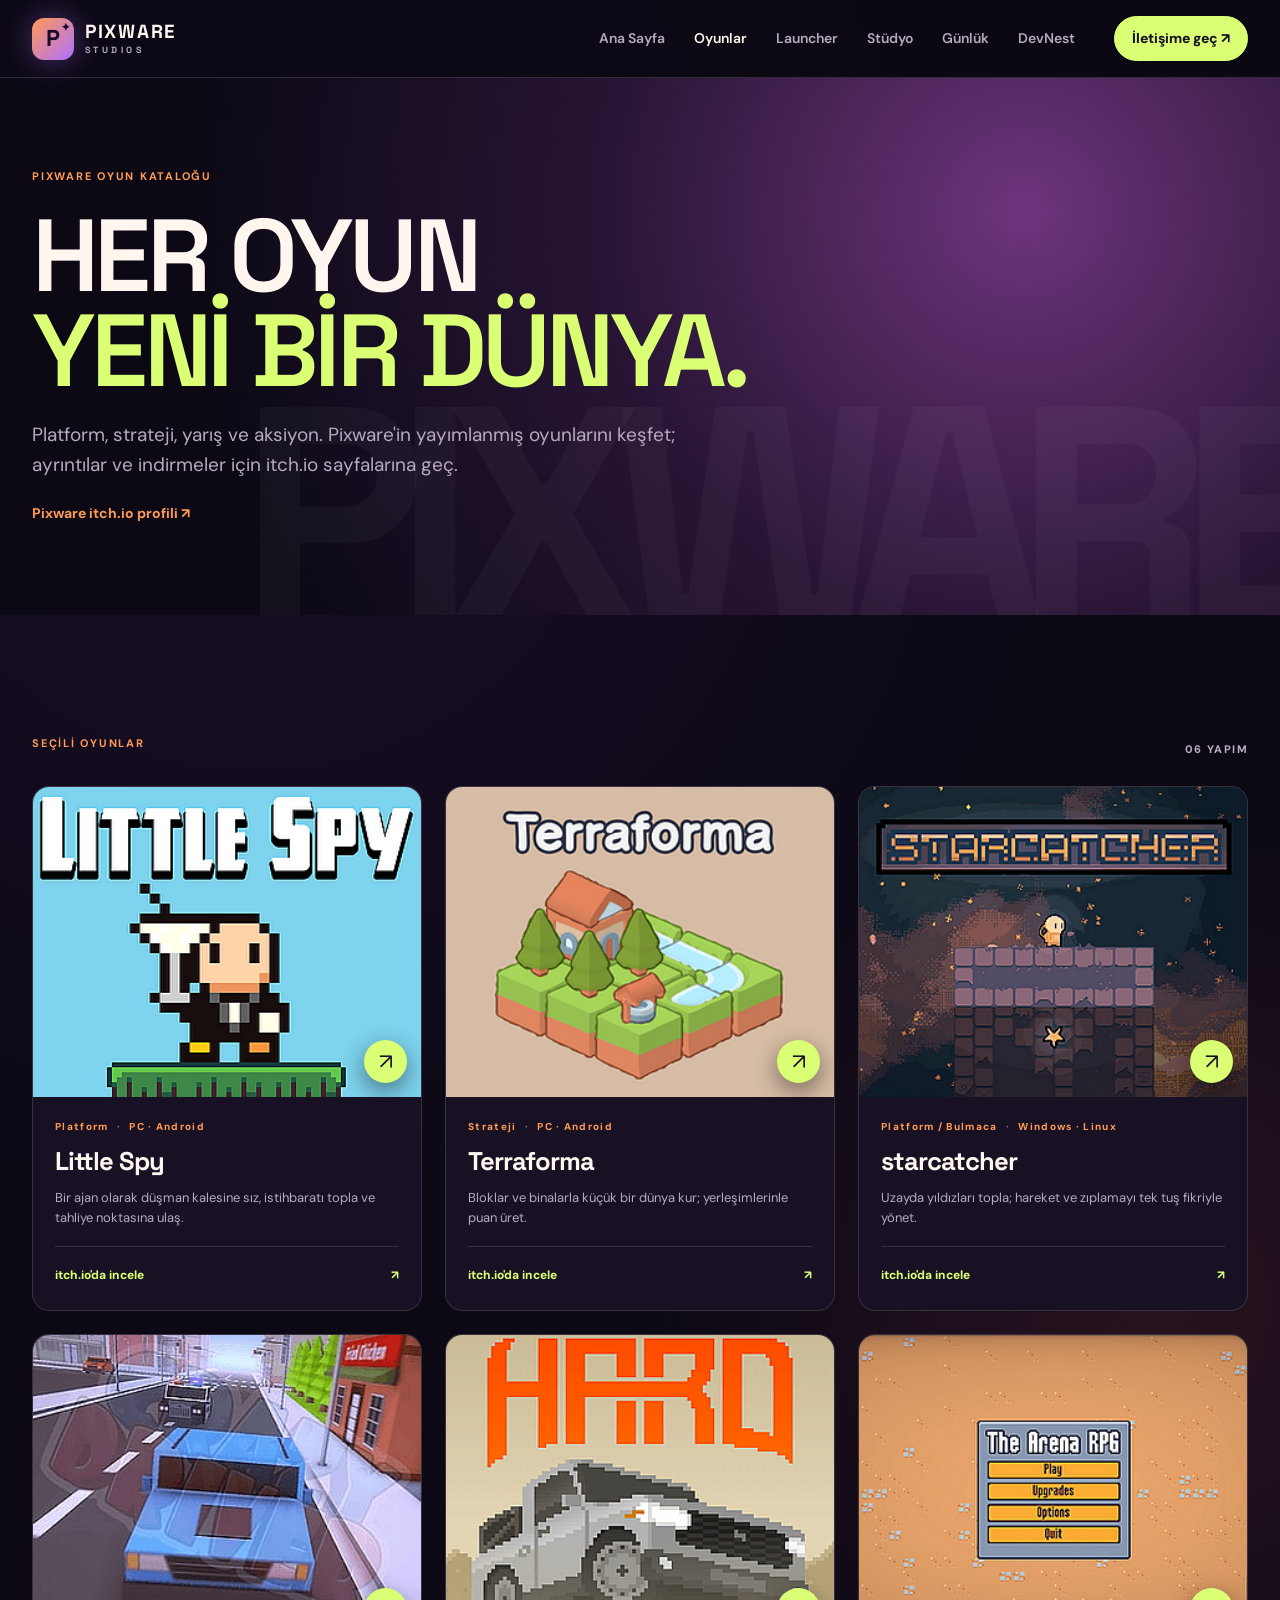
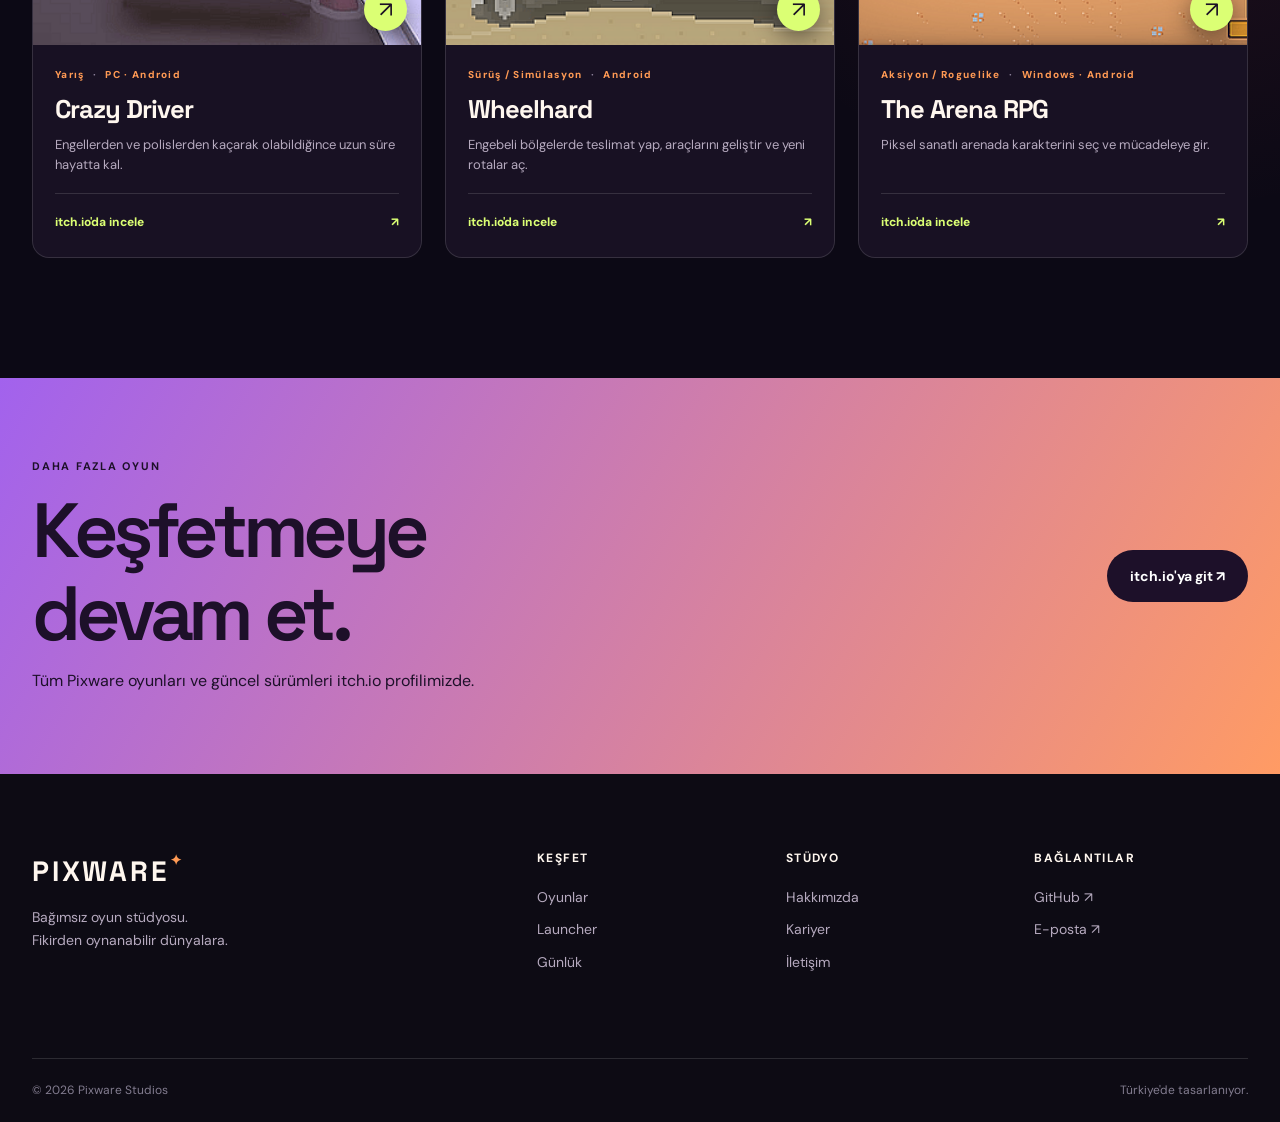
<file: games.html>
<!doctype html>
<html lang="tr">
<head>
  <meta charset="utf-8">
  <meta name="viewport" content="width=device-width, initial-scale=1">
  <meta name="theme-color" content="#100e1b">
  <meta name="description" content="Pixware Studios oyunları: Little Spy, Terraforma, starcatcher, Crazy Driver, Wheelhard ve The Arena RPG.">
  <title>Oyunlar · Pixware Studios</title>
  <link rel="icon" href="assets/logo.png" type="image/png">
  <link rel="stylesheet" href="css/experience.css">
  <link rel="stylesheet" href="css/studio-live.css">
  <script src="js/experience.js" defer></script>
</head>
<body>
  <a class="skip-link" href="#main">İçeriğe geç</a>
  <header class="site-header">
    <div class="shell header-inner">
      <a class="brand" href="index.html" aria-label="Pixware Studios ana sayfa"><span class="brand-mark">P<span>✦</span></span><span class="brand-name">PIXWARE <small>STUDIOS</small></span></a>
      <button class="menu-button" type="button" aria-label="Menüyü aç" aria-expanded="false" aria-controls="primary-nav"><span></span><span></span><span></span></button>
      <nav id="primary-nav" class="primary-nav" aria-label="Ana menü">
        <a href="index.html" >Ana Sayfa</a><a href="games.html" aria-current="page">Oyunlar</a><a href="launcher.html" >Launcher</a><a href="about.html" >Stüdyo</a><a href="news/index.html" >Günlük</a>
        <a href="https://devnest.pixwarestudios.com/">DevNest</a>
        <a class="nav-contact" href="contact.html">İletişime geç <span aria-hidden="true">↗</span></a>
      </nav>
    </div>
  </header>
  <main id="main"><section class="catalog-hero"><div class="shell"><p class="eyebrow">PIXWARE OYUN KATALOĞU</p><h1>HER OYUN<br><em>YENİ BİR DÜNYA.</em></h1><p>Platform, strateji, yarış ve aksiyon. Pixware'in yayımlanmış oyunlarını keşfet; ayrıntılar ve indirmeler için itch.io sayfalarına geç.</p><a class="text-link" href="https://pixwarestudios.itch.io/" target="_blank" rel="noopener noreferrer">Pixware itch.io profili ↗</a></div></section><section class="section shell"><div class="catalog-top"><p class="eyebrow">SEÇİLİ OYUNLAR</p><span>06 YAPIM</span></div><div class="game-grid"><a class="game-tile reveal" href="https://pixwarestudios.itch.io/little-spy" target="_blank" rel="noopener noreferrer"><span class="game-image"><img src="assets/games/little-spy.png" alt="Little Spy oyun kapağı" loading="lazy"><span class="game-play" aria-hidden="true">↗</span></span><span class="game-meta">Platform <span>·</span> PC · Android</span><strong>Little Spy</strong><span class="game-description">Bir ajan olarak düşman kalesine sız, istihbaratı topla ve tahliye noktasına ulaş.</span><span class="game-cta">itch.io'da incele <span>↗</span></span></a><a class="game-tile reveal" href="https://pixwarestudios.itch.io/terraforma" target="_blank" rel="noopener noreferrer"><span class="game-image"><img src="assets/games/terraforma.png" alt="Terraforma oyun kapağı" loading="lazy"><span class="game-play" aria-hidden="true">↗</span></span><span class="game-meta">Strateji <span>·</span> PC · Android</span><strong>Terraforma</strong><span class="game-description">Bloklar ve binalarla küçük bir dünya kur; yerleşimlerinle puan üret.</span><span class="game-cta">itch.io'da incele <span>↗</span></span></a><a class="game-tile reveal" href="https://pixwarestudios.itch.io/starcatcher" target="_blank" rel="noopener noreferrer"><span class="game-image"><img src="assets/games/starcatcher.png" alt="starcatcher oyun kapağı" loading="lazy"><span class="game-play" aria-hidden="true">↗</span></span><span class="game-meta">Platform / Bulmaca <span>·</span> Windows · Linux</span><strong>starcatcher</strong><span class="game-description">Uzayda yıldızları topla; hareket ve zıplamayı tek tuş fikriyle yönet.</span><span class="game-cta">itch.io'da incele <span>↗</span></span></a><a class="game-tile reveal" href="https://pixwarestudios.itch.io/crazydriver" target="_blank" rel="noopener noreferrer"><span class="game-image"><img src="assets/games/crazydriver.png" alt="Crazy Driver oyun kapağı" loading="lazy"><span class="game-play" aria-hidden="true">↗</span></span><span class="game-meta">Yarış <span>·</span> PC · Android</span><strong>Crazy Driver</strong><span class="game-description">Engellerden ve polislerden kaçarak olabildiğince uzun süre hayatta kal.</span><span class="game-cta">itch.io'da incele <span>↗</span></span></a><a class="game-tile reveal" href="https://pixwarestudios.itch.io/wheelhard" target="_blank" rel="noopener noreferrer"><span class="game-image"><img src="assets/games/wheelhard.png" alt="Wheelhard oyun kapağı" loading="lazy"><span class="game-play" aria-hidden="true">↗</span></span><span class="game-meta">Sürüş / Simülasyon <span>·</span> Android</span><strong>Wheelhard</strong><span class="game-description">Engebeli bölgelerde teslimat yap, araçlarını geliştir ve yeni rotalar aç.</span><span class="game-cta">itch.io'da incele <span>↗</span></span></a><a class="game-tile reveal" href="https://pixwarestudios.itch.io/the-arena-rpg" target="_blank" rel="noopener noreferrer"><span class="game-image"><img src="assets/games/the-arena-rpg.png" alt="The Arena RPG oyun kapağı" loading="lazy"><span class="game-play" aria-hidden="true">↗</span></span><span class="game-meta">Aksiyon / Roguelike <span>·</span> Windows · Android</span><strong>The Arena RPG</strong><span class="game-description">Piksel sanatlı arenada karakterini seç ve mücadeleye gir.</span><span class="game-cta">itch.io'da incele <span>↗</span></span></a></div></section><section class="closing"><div class="shell closing-inner"><div><p class="eyebrow">DAHA FAZLA OYUN</p><h2>Keşfetmeye<br>devam et.</h2><p>Tüm Pixware oyunları ve güncel sürümleri itch.io profilimizde.</p></div><a class="button button-light" href="https://pixwarestudios.itch.io/" target="_blank" rel="noopener noreferrer">itch.io'ya git ↗</a></div></section></main>
  <footer class="site-footer"><div class="shell footer-main"><div><a class="footer-brand" href="index.html">PIXWARE<span>✦</span></a><p>Bağımsız oyun stüdyosu.<br>Fikirden oynanabilir dünyalara.</p></div><div><strong>Keşfet</strong><a href="games.html">Oyunlar</a><a href="launcher.html">Launcher</a><a href="news/index.html">Günlük</a></div><div><strong>Stüdyo</strong><a href="about.html">Hakkımızda</a><a href="careers.html">Kariyer</a><a href="contact.html">İletişim</a></div><div><strong>Bağlantılar</strong><a href="https://github.com/EnesAkdogan/pixware-studios-site" target="_blank" rel="noopener noreferrer">GitHub ↗</a><a href="mailto:info@pixwarestudios.com">E-posta ↗</a></div></div><div class="shell footer-bottom"><span>© 2026 Pixware Studios</span><span>Türkiye'de tasarlanıyor.</span></div></footer>
</body></html>
</file>
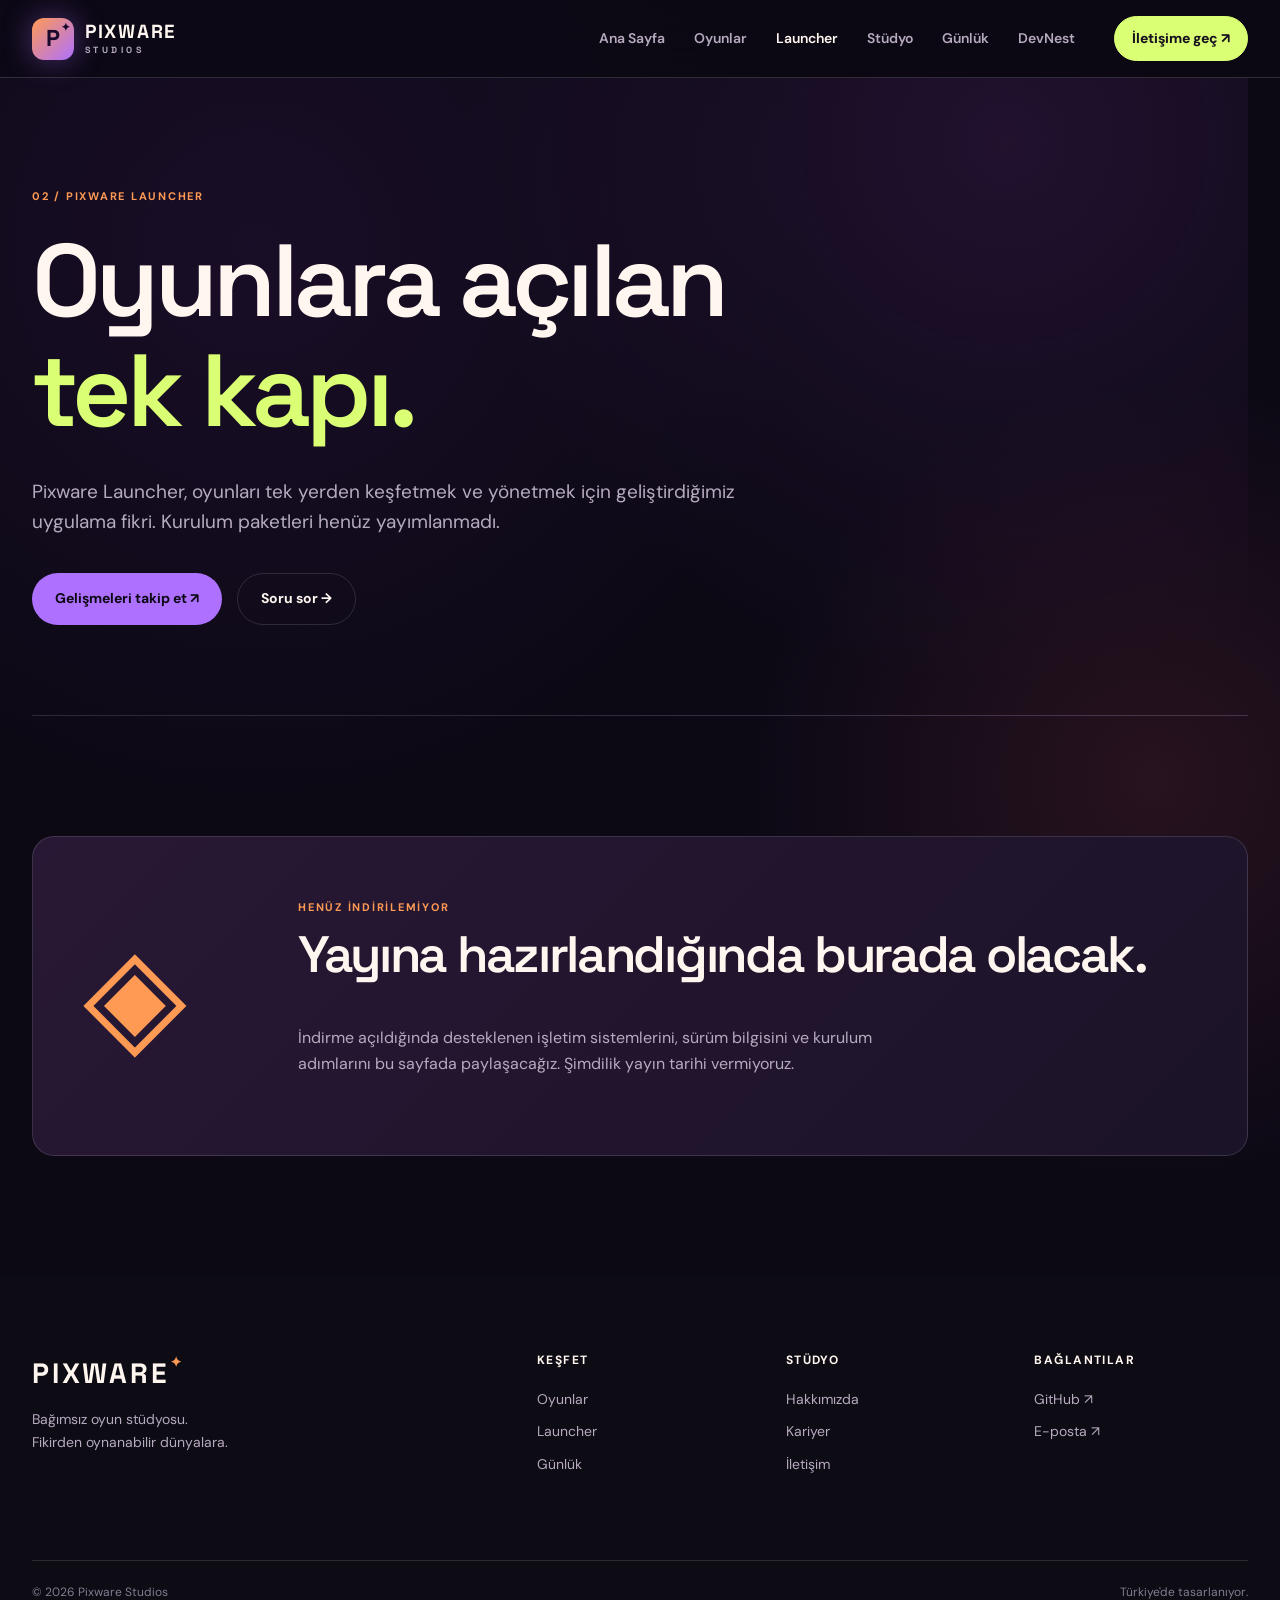
<file: launcher.html>
<!doctype html>
<html lang="tr">
<head>
  <meta charset="utf-8">
  <meta name="viewport" content="width=device-width, initial-scale=1">
  <meta name="theme-color" content="#100e1b">
  <meta name="description" content="Pixware Launcher geliştirme durumu ve planlanan yayın bilgileri.">
  <title>Launcher · Pixware Studios</title>
  <link rel="icon" href="assets/logo.png" type="image/png">
  <link rel="stylesheet" href="css/experience.css">
  <link rel="stylesheet" href="css/studio-live.css">
  <script src="js/experience.js" defer></script>
</head>
<body>
  <a class="skip-link" href="#main">İçeriğe geç</a>
  <header class="site-header">
    <div class="shell header-inner">
      <a class="brand" href="index.html" aria-label="Pixware Studios ana sayfa"><span class="brand-mark">P<span>✦</span></span><span class="brand-name">PIXWARE <small>STUDIOS</small></span></a>
      <button class="menu-button" type="button" aria-label="Menüyü aç" aria-expanded="false" aria-controls="primary-nav"><span></span><span></span><span></span></button>
      <nav id="primary-nav" class="primary-nav" aria-label="Ana menü">
        <a href="index.html" >Ana Sayfa</a><a href="games.html" >Oyunlar</a><a href="launcher.html" aria-current="page">Launcher</a><a href="about.html" >Stüdyo</a><a href="news/index.html" >Günlük</a>
        <a href="https://devnest.pixwarestudios.com/">DevNest</a>
        <a class="nav-contact" href="contact.html">İletişime geç <span aria-hidden="true">↗</span></a>
      </nav>
    </div>
  </header>
  <main id="main"><section class="page-hero shell"><p class="eyebrow">02 / PIXWARE LAUNCHER</p><h1>Oyunlara açılan<br><em>tek kapı.</em></h1><p>Pixware Launcher, oyunları tek yerden keşfetmek ve yönetmek için geliştirdiğimiz uygulama fikri. Kurulum paketleri henüz yayımlanmadı.</p><div class="actions"><a class="button button-primary" href="news/index.html">Gelişmeleri takip et ↗</a><a class="button button-quiet" href="contact.html">Soru sor →</a></div></section><section class="section shell"><div class="state-panel"><span class="state-symbol">◈</span><div><p class="eyebrow">HENÜZ İNDİRİLEMİYOR</p><h2>Yayına hazırlandığında burada olacak.</h2><p>İndirme açıldığında desteklenen işletim sistemlerini, sürüm bilgisini ve kurulum adımlarını bu sayfada paylaşacağız. Şimdilik yayın tarihi vermiyoruz.</p></div></div></section></main>
  <footer class="site-footer"><div class="shell footer-main"><div><a class="footer-brand" href="index.html">PIXWARE<span>✦</span></a><p>Bağımsız oyun stüdyosu.<br>Fikirden oynanabilir dünyalara.</p></div><div><strong>Keşfet</strong><a href="games.html">Oyunlar</a><a href="launcher.html">Launcher</a><a href="news/index.html">Günlük</a></div><div><strong>Stüdyo</strong><a href="about.html">Hakkımızda</a><a href="careers.html">Kariyer</a><a href="contact.html">İletişim</a></div><div><strong>Bağlantılar</strong><a href="https://github.com/EnesAkdogan/pixware-studios-site" target="_blank" rel="noopener noreferrer">GitHub ↗</a><a href="mailto:info@pixwarestudios.com">E-posta ↗</a></div></div><div class="shell footer-bottom"><span>© 2026 Pixware Studios</span><span>Türkiye'de tasarlanıyor.</span></div></footer>
</body></html>
</file>
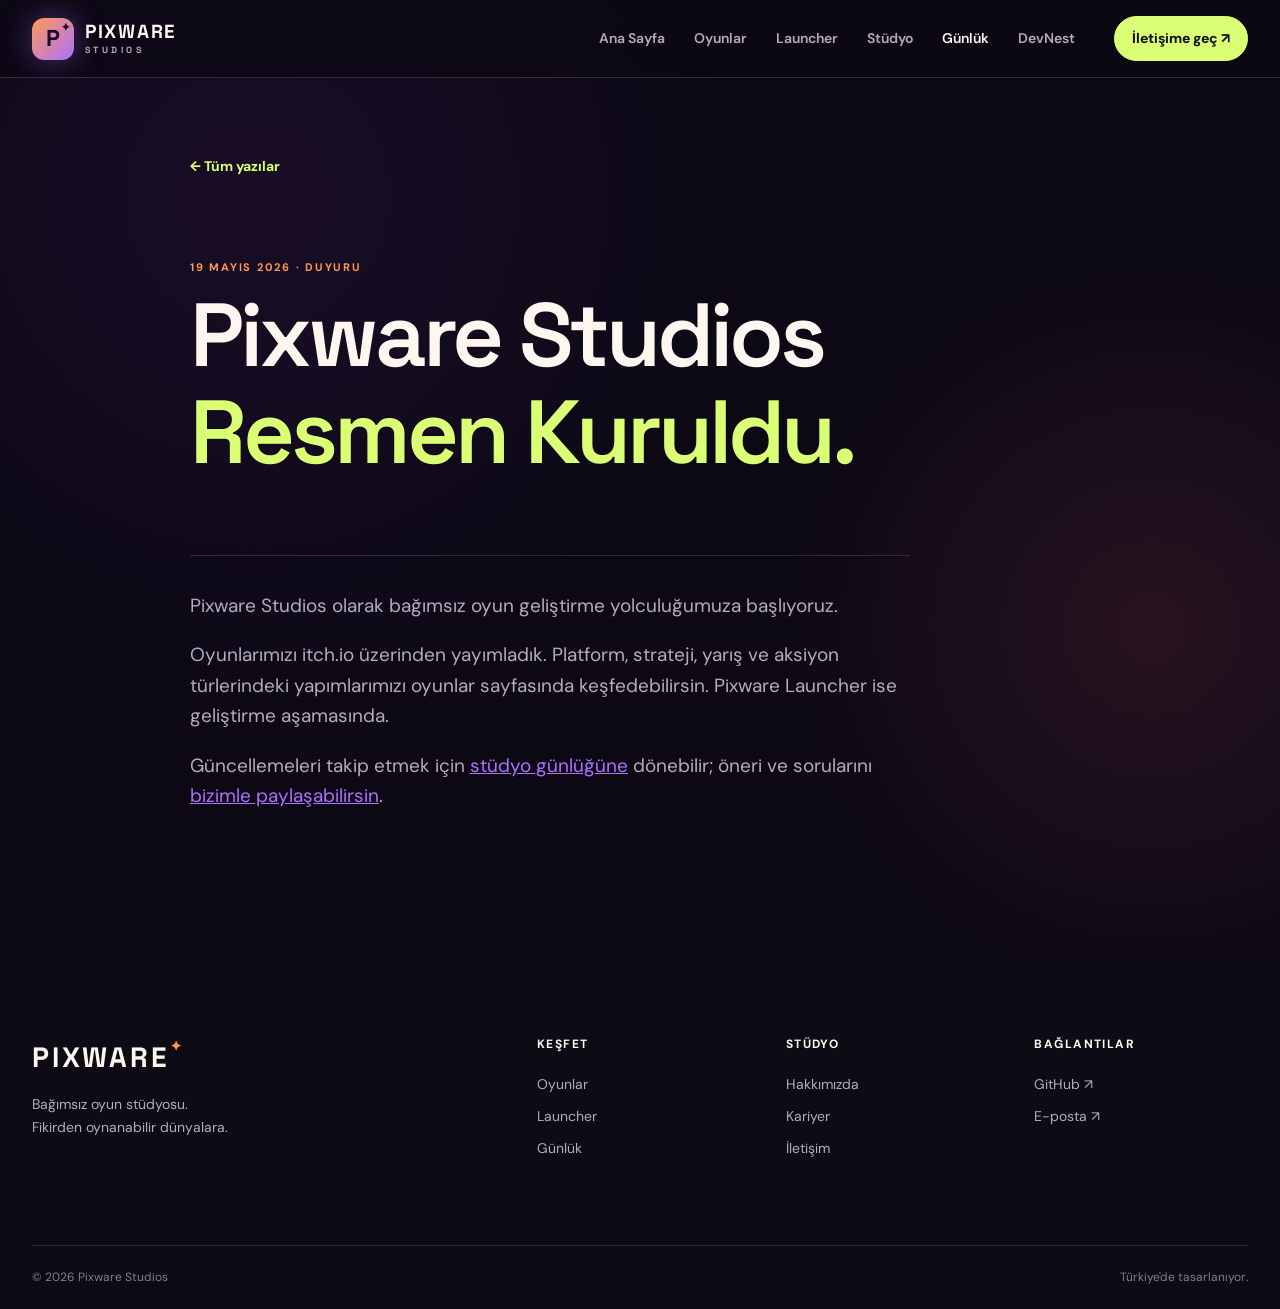
<file: news/post.html>
<!doctype html>
<html lang="tr">
<head>
  <meta charset="utf-8">
  <meta name="viewport" content="width=device-width, initial-scale=1">
  <meta name="theme-color" content="#100e1b">
  <meta name="description" content="Pixware Studios kuruluş duyurusu.">
  <title>Pixware Studios Resmen Kuruldu · Pixware Studios</title>
  <link rel="icon" href="../assets/logo.png" type="image/png">
  <link rel="stylesheet" href="../css/experience.css">
  <link rel="stylesheet" href="../css/studio-live.css">
  <script src="../js/experience.js" defer></script>
</head>
<body>
  <a class="skip-link" href="#main">İçeriğe geç</a>
  <header class="site-header">
    <div class="shell header-inner">
      <a class="brand" href="../index.html" aria-label="Pixware Studios ana sayfa"><span class="brand-mark">P<span>✦</span></span><span class="brand-name">PIXWARE <small>STUDIOS</small></span></a>
      <button class="menu-button" type="button" aria-label="Menüyü aç" aria-expanded="false" aria-controls="primary-nav"><span></span><span></span><span></span></button>
      <nav id="primary-nav" class="primary-nav" aria-label="Ana menü">
        <a href="../index.html" >Ana Sayfa</a><a href="../games.html" >Oyunlar</a><a href="../launcher.html" >Launcher</a><a href="../about.html" >Stüdyo</a><a href="../news/index.html" aria-current="page">Günlük</a>
        <a href="https://devnest.pixwarestudios.com/">DevNest</a>
        <a class="nav-contact" href="../contact.html">İletişime geç <span aria-hidden="true">↗</span></a>
      </nav>
    </div>
  </header>
  <main id="main"><article class="article shell"><a class="text-link" href="index.html">← Tüm yazılar</a><p class="eyebrow">19 MAYIS 2026 · DUYURU</p><h1>Pixware Studios<br><em>Resmen Kuruldu.</em></h1><div class="article-body"><p>Pixware Studios olarak bağımsız oyun geliştirme yolculuğumuza başlıyoruz.</p><p>Oyunlarımızı itch.io üzerinden yayımladık. Platform, strateji, yarış ve aksiyon türlerindeki yapımlarımızı oyunlar sayfasında keşfedebilirsin. Pixware Launcher ise geliştirme aşamasında.</p><p>Güncellemeleri takip etmek için <a href="index.html">stüdyo günlüğüne</a> dönebilir; öneri ve sorularını <a href="../contact.html">bizimle paylaşabilirsin</a>.</p></div></article></main>
  <footer class="site-footer"><div class="shell footer-main"><div><a class="footer-brand" href="../index.html">PIXWARE<span>✦</span></a><p>Bağımsız oyun stüdyosu.<br>Fikirden oynanabilir dünyalara.</p></div><div><strong>Keşfet</strong><a href="../games.html">Oyunlar</a><a href="../launcher.html">Launcher</a><a href="../news/index.html">Günlük</a></div><div><strong>Stüdyo</strong><a href="../about.html">Hakkımızda</a><a href="../careers.html">Kariyer</a><a href="../contact.html">İletişim</a></div><div><strong>Bağlantılar</strong><a href="https://github.com/EnesAkdogan/pixware-studios-site" target="_blank" rel="noopener noreferrer">GitHub ↗</a><a href="mailto:info@pixwarestudios.com">E-posta ↗</a></div></div><div class="shell footer-bottom"><span>© 2026 Pixware Studios</span><span>Türkiye'de tasarlanıyor.</span></div></footer>
</body></html>
</file>
<file: css/experience.css>
@import url('https://fonts.googleapis.com/css2?family=DM+Sans:wght@400;500;600;700&family=Space+Grotesk:wght@400;500;600;700&display=swap');
:root{--bg:#100e1b;--panel:#191627;--panel2:#221c31;--text:#f6f0ee;--muted:#aaa5b6;--line:#393245;--purple:#b79af7;--orange:#e9a578;--cream:#f2e8df}
*{box-sizing:border-box}html{scroll-behavior:smooth}body{margin:0;background:var(--bg);color:var(--text);font-family:'DM Sans',sans-serif;font-size:16px;line-height:1.6}a{color:inherit;text-decoration:none}button{font:inherit}h1,h2,h3,p,blockquote{margin-top:0}h1,h2,h3,blockquote{font-family:'Space Grotesk',sans-serif;line-height:1.08;letter-spacing:-.045em}h1{font-size:clamp(3.7rem,8vw,8rem);font-weight:600}h2{font-size:clamp(2.5rem,5vw,4.6rem);font-weight:600}em{font-style:normal;color:var(--purple)}p{color:var(--muted)}.shell{width:min(100% - 64px,1240px);margin-inline:auto}.skip-link{position:absolute;top:-100px;left:16px;z-index:100;background:var(--cream);color:var(--bg);padding:12px}.skip-link:focus{top:10px}:focus-visible{outline:2px solid var(--orange);outline-offset:4px}
.site-header{height:88px;border-bottom:1px solid var(--line);position:relative;z-index:20;background:rgba(16,14,27,.96)}.header-inner{height:100%;display:flex;align-items:center;justify-content:space-between;gap:32px}.brand{display:flex;align-items:center;gap:11px;white-space:nowrap}.brand-mark{display:grid;place-items:center;width:42px;height:42px;background:var(--purple);color:var(--bg);border-radius:12px;font-family:'Space Grotesk';font-weight:700;font-size:23px;position:relative}.brand-mark span{font-size:11px;position:absolute;right:4px;top:1px}.brand-name{font-family:'Space Grotesk';font-size:19px;font-weight:700;letter-spacing:.09em;line-height:1}.brand-name small{display:block;font-size:9px;letter-spacing:.38em;margin-top:5px;color:var(--muted)}.primary-nav{display:flex;align-items:center;gap:29px}.primary-nav>a{font-size:14px;font-weight:600;color:var(--muted);transition:color .2s}.primary-nav>a:hover,.primary-nav>a[aria-current]{color:var(--text)}.primary-nav .nav-contact{border:1px solid var(--line);color:var(--text);padding:10px 17px;border-radius:100px;margin-left:10px}.nav-contact span{color:var(--orange)}.menu-button{display:none}
.hero{display:grid;grid-template-columns:1.08fr .92fr;min-height:680px;align-items:center;gap:25px;padding-block:90px 110px}.hero-copy{position:relative;z-index:2}.eyebrow{color:var(--orange);font-weight:700;letter-spacing:.16em;font-size:11px;text-transform:uppercase}.live-dot{display:inline-block;width:8px;height:8px;background:var(--orange);border-radius:100%;box-shadow:0 0 16px var(--orange);margin-right:8px}.hero h1{margin:23px 0 27px;white-space:nowrap}.hero-lead{font-size:18px;max-width:560px;line-height:1.7}.actions{display:flex;flex-wrap:wrap;gap:15px;align-items:center;margin-top:30px}.button{display:inline-flex;align-items:center;justify-content:space-between;gap:26px;min-height:52px;border-radius:100px;padding:13px 23px;font-size:14px;font-weight:700;transition:transform .2s,background .2s}.button:hover{transform:translateY(-3px)}.button-primary{background:var(--purple);color:var(--bg)}.button-primary:hover{background:#d1bafc}.button-quiet{border:1px solid var(--line)}.button-light{background:var(--cream);color:var(--bg)}.hero-note{font-size:12px;margin-top:25px;color:#8f899d}.hero-art{position:relative;aspect-ratio:1;min-width:0;display:grid;place-items:center;background:radial-gradient(circle at center,#3a275d 0%,#261d3b 35%,transparent 67%)}.orbit{position:absolute;inset:9%;border:1px solid #70558e;border-radius:50%;transform:rotate(-25deg) scaleY(.66)}.orbit-two{inset:0%;border-color:#4e3b69;transform:rotate(38deg) scaleY(.66)}.hero-disc{width:55%;aspect-ratio:1;border-radius:50%;display:grid;place-items:center;background:radial-gradient(circle at 30% 28%,#e8c6ff 0%,#bca2f2 20%,#7659b2 55%,#30234b 85%);box-shadow:0 0 90px #a46ddb50,inset -22px -25px 35px #291c51;transform:rotate(-15deg)}.hero-disc span{font:700 clamp(4rem,12vw,10rem)/1 'Space Grotesk';letter-spacing:-.15em;color:#20122e70;transform:translateX(-.08em)}.art-caption{position:absolute;bottom:5%;left:5%;display:flex;flex-direction:column;line-height:1.5;letter-spacing:.2em;font-size:10px;color:#b6a6cc}.art-caption b{color:var(--orange)}.art-star{position:absolute;color:var(--orange)}.star-one{right:9%;top:18%;font-size:45px}.star-two{left:10%;top:22%;font-size:25px}
.status-strip{border-block:1px solid var(--line);background:#171321}.status-inner{display:flex;align-items:center;gap:25px;min-height:92px}.status-inner>span{font-size:11px;color:var(--orange);font-weight:700;letter-spacing:.18em}.status-inner strong{font-size:16px;font-weight:600}.status-inner a{margin-left:auto;font-size:13px;color:var(--purple);font-weight:700}.section{padding-block:120px}.section-heading{max-width:690px;margin-bottom:48px}.section-heading h2{margin:16px 0 23px}.section-heading p:last-child{max-width:610px}.section-heading.row{max-width:none;display:flex;align-items:end;justify-content:space-between;gap:20px}.section-heading.row h2{margin-bottom:0}.text-link{color:var(--purple);font-size:14px;font-weight:700;white-space:nowrap}.text-link:hover{text-decoration:underline}.feature-grid{display:grid;grid-template-columns:1fr 1fr;gap:18px}.feature-card{min-height:460px;padding:35px;display:flex;flex-direction:column;border:1px solid var(--line);border-radius:20px;position:relative;overflow:hidden;transition:transform .2s,border-color .2s}.feature-card:hover{transform:translateY(-5px);border-color:var(--purple)}.feature-purple{background:radial-gradient(circle at 80% 10%,#473269 0%,#21192f 45%,#191524 80%)}.feature-orange{background:radial-gradient(circle at 80% 10%,#67402e 0%,#2b1d26 45%,#191524 80%)}.feature-index{font-size:11px;color:var(--orange);font-weight:700;letter-spacing:.14em}.feature-icon{font-size:130px;align-self:end;line-height:1;margin:auto 30px 20px 0;color:#b79af780;text-shadow:0 0 50px #b79af780}.feature-orange .feature-icon{color:#e9a57899}.feature-card h3{font-size:29px;margin-bottom:10px}.feature-card p{font-size:14px;max-width:420px}.feature-link{margin-top:auto;font-size:14px;font-weight:700}.manifesto{background:#1b1728;padding-block:110px;border-block:1px solid var(--line)}.manifesto-inner{max-width:900px;text-align:center}.manifesto blockquote{font-size:clamp(3.4rem,7vw,7rem);margin:24px 0 25px}.manifesto-inner>p:not(.eyebrow){max-width:550px;margin-inline:auto}.manifesto .text-link{display:inline-block;margin-top:20px}.journal-card{display:block;position:relative;border-top:1px solid var(--line);border-bottom:1px solid var(--line);padding:36px 60px 40px 0;transition:padding .2s}.journal-card:hover{padding-left:16px}.journal-date{font-size:11px;font-weight:700;letter-spacing:.14em;color:var(--orange)}.journal-date span{margin-inline:8px}.journal-card h3,.journal-card h2{font-size:clamp(2rem,4vw,3rem);margin:22px 0 12px}.journal-card p{margin-bottom:0}.journal-arrow{position:absolute;right:5px;top:45%;font-size:30px;color:var(--purple)}.closing{background:var(--purple);padding-block:80px}.closing .eyebrow,.closing h2,.closing p{color:var(--bg)}.closing-inner{display:flex;justify-content:space-between;align-items:center;gap:30px}.closing h2{margin:13px 0}.closing p:last-child{margin-bottom:0}
.site-footer{padding-top:75px;background:#0d0b14}.footer-main{display:grid;grid-template-columns:2.2fr repeat(3,1fr);gap:35px;padding-bottom:85px}.footer-brand{font-family:'Space Grotesk';font-size:28px;font-weight:700;letter-spacing:.1em}.footer-brand span{color:var(--orange);font-size:14px;vertical-align:top}.footer-main p{font-size:14px;margin-top:13px}.footer-main>div:not(:first-child){display:flex;flex-direction:column;gap:10px}.footer-main strong{font-size:12px;letter-spacing:.12em;text-transform:uppercase;margin-bottom:8px}.footer-main a:not(.footer-brand){font-size:14px;color:var(--muted)}.footer-main a:hover{color:var(--text)}.footer-bottom{border-top:1px solid var(--line);padding-block:22px;display:flex;justify-content:space-between;color:#837d90;font-size:12px}
.page-hero{padding-block:110px 90px;border-bottom:1px solid var(--line)}.page-hero h1{margin:20px 0 30px}.page-hero>p:last-of-type{font-size:19px;max-width:720px}.page-hero .actions{margin-top:35px}.state-panel{border:1px solid var(--line);border-radius:22px;min-height:320px;padding:50px;display:grid;grid-template-columns:180px 1fr;gap:35px;align-items:center;background:radial-gradient(circle at 7% 5%,#402a5c,#1b1728 48%,#191524)}.state-symbol{font-size:135px;line-height:1;color:var(--purple)}.state-panel h2{font-size:clamp(2.3rem,4vw,3.8rem)}.state-panel p:not(.eyebrow){max-width:620px}.two-column{display:grid;grid-template-columns:1fr 1fr;gap:70px}.prose{font-size:18px}.team-row{display:flex;align-items:center;gap:25px;border-top:1px solid var(--line);padding-top:30px}.team-row h2{font-size:30px;margin:0}.team-row p{margin:5px 0 0}.team-row .text-link{margin-left:auto}.avatar{width:76px;height:76px;border-radius:18px;background:var(--purple);display:grid;place-items:center;color:var(--bg);font-family:'Space Grotesk';font-size:26px;font-weight:700}.contact-grid{display:grid;grid-template-columns:1fr 1fr;gap:18px}.contact-card{background:var(--panel);border:1px solid var(--line);border-radius:20px;padding:35px;min-height:260px;position:relative;overflow-wrap:anywhere}.contact-card:hover{border-color:var(--purple)}.contact-card h2{font-size:clamp(1.5rem,2.8vw,2.7rem);margin:20px 0}.contact-arrow{position:absolute;right:30px;bottom:25px;color:var(--purple);font-size:28px}.article{max-width:900px;padding-block:75px 130px}.article>.eyebrow{margin-top:80px}.article h1{font-size:clamp(3.3rem,7vw,6rem)}.article-body{max-width:720px;border-top:1px solid var(--line);padding-top:35px;font-size:19px}.article-body a{color:var(--purple);text-decoration:underline}
@media(max-width:900px){.primary-nav{gap:14px}.primary-nav>a{font-size:12px}.hero{min-height:580px}.hero-art{opacity:.75}.hero h1{font-size:clamp(3.5rem,8vw,6rem)}.footer-main{grid-template-columns:2fr 1fr 1fr}.footer-main>div:last-child{grid-column:2}}
@media(max-width:720px){.shell{width:min(100% - 36px,1240px)}.site-header{height:72px}.menu-button{display:flex;flex-direction:column;gap:5px;border:0;background:transparent;padding:12px;margin-right:-12px}.menu-button span{width:23px;height:2px;background:var(--text)}.primary-nav{display:none;position:absolute;top:72px;left:0;right:0;background:var(--bg);padding:20px 18px 28px;flex-direction:column;align-items:stretch;border-bottom:1px solid var(--line)}.primary-nav.open{display:flex}.primary-nav>a{font-size:16px;padding:8px}.primary-nav .nav-contact{margin:5px 0 0}.hero{display:flex;flex-direction:column;align-items:stretch;padding-block:70px 20px;min-height:0}.hero h1{font-size:clamp(3.5rem,13vw,5.8rem);white-space:normal}.hero-lead{font-size:16px}.hero-art{height:330px;max-width:430px;width:100%;align-self:center}.hero-disc span{font-size:80px}.status-inner{gap:8px;flex-wrap:wrap;padding-block:18px}.status-inner strong{width:100%;order:2}.status-inner a{order:3;margin:0}.section{padding-block:75px}.section-heading.row{align-items:start}.feature-grid,.contact-grid,.two-column{grid-template-columns:1fr}.feature-card{min-height:360px;padding:26px}.feature-icon{font-size:90px}.manifesto{padding-block:75px}.manifesto blockquote{font-size:clamp(3rem,11vw,5rem)}.closing-inner{align-items:start;flex-direction:column}.footer-main{grid-template-columns:1fr 1fr;gap:30px;padding-bottom:60px}.footer-main>div:first-child{grid-column:1/-1}.footer-main>div:last-child{grid-column:auto}.page-hero{padding-block:75px 65px}.page-hero h1{font-size:clamp(3.6rem,12vw,6rem)}.state-panel{grid-template-columns:1fr;padding:30px;gap:0}.state-symbol{font-size:80px}.team-row{flex-wrap:wrap}.team-row .text-link{margin:0;width:100%}}
@media(max-width:420px){.brand-name{font-size:16px}.hero h1{font-size:3.4rem}.actions{align-items:stretch}.actions .button{width:100%}.footer-main{grid-template-columns:1fr 1fr}.footer-bottom{gap:10px;flex-wrap:wrap}}
@media(prefers-reduced-motion:reduce){*,*:before,*:after{scroll-behavior:auto!important;animation-duration:.01ms!important;transition-duration:.01ms!important}}
@media(min-width:721px) and (max-width:900px){.header-inner{gap:20px}.primary-nav{gap:16px}.primary-nav .nav-contact{margin-left:0}}
</file>
<file: css/studio-live.css>
:root{--bg:#0c0915;--panel:#171023;--text:#fff7ef;--muted:#b6aabf;--purple:#ae70ff;--orange:#ff9a54;--lime:#dbff74;--line:#ffffff21}
body{background:var(--bg);background-image:radial-gradient(circle at 20% 15%,#5c25812b,transparent 32%),radial-gradient(circle at 90% 48%,#e9516520,transparent 28%);overflow-x:hidden}
::selection{background:var(--lime);color:#15101a}
.site-header{height:78px;background:#0c0915d9;backdrop-filter:blur(18px);border-color:#ffffff26}
.primary-nav .nav-contact{background:var(--lime);color:#17101f;border-color:var(--lime);font-weight:800}.primary-nav .nav-contact span{color:#17101f}
.brand-mark{background:linear-gradient(135deg,var(--orange),var(--purple));color:#1a082d;box-shadow:0 0 30px #af70ff66}
.studio-hero{position:relative;min-height:min(780px,calc(100svh - 78px));display:grid;align-items:center;isolation:isolate;overflow:hidden;background:radial-gradient(ellipse at 78% 42%,#4a1424 0%,#1d101c 41%,#0c0915 76%)}
.hero-backdrop{position:absolute;inset:0;z-index:-2;background:radial-gradient(ellipse at 77% 48%,#ba27401c,transparent 35%),linear-gradient(128deg,transparent 46%,#ff73620b 46.2%,transparent 47%),linear-gradient(90deg,#0c0915 8%,#0c0915a8 52%,#0c091566);opacity:.9}
.hero-grid{position:absolute;inset:0;z-index:-1;background-image:linear-gradient(#ffffff0d 1px,transparent 1px),linear-gradient(90deg,#ffffff0d 1px,transparent 1px);background-size:60px 60px;mask-image:linear-gradient(90deg,transparent,#000 60%)}
.studio-hero-inner{display:grid;grid-template-columns:1.12fr .88fr;align-items:center;gap:6%;padding-block:90px 110px}
.studio-hero-copy{position:relative;z-index:2;animation:slide-up .7s both}
.studio-hero h1{font-size:clamp(4.4rem,8.5vw,9.5rem);line-height:.88;letter-spacing:-.085em;margin:30px 0;color:#fff8f3;font-weight:700;text-shadow:0 12px 45px #0008}
.studio-hero h1 em{color:var(--lime)}.studio-hero h1 .period{color:var(--orange)}
.studio-hero h1.lie-title{font-size:clamp(6rem,14vw,13rem);line-height:.72;letter-spacing:-.1em;margin-block:35px}.studio-hero h1.lie-title em{color:var(--orange)}
.lie-art{position:relative;aspect-ratio:4/4.2;min-width:0;overflow:hidden;display:flex;flex-direction:column;justify-content:center;align-items:center;transform:rotate(3deg);border:1px solid #ffffff55;box-shadow:28px 34px 0 #ff9a5430,0 40px 100px #000a;background:radial-gradient(ellipse at 50% 42%,#9d253b 0,#3b1027 34%,#100b19 75%);animation:lie-float 7s ease-in-out infinite}.lie-art:before,.lie-art:after{content:'';position:absolute;inset:8%;border:1px solid #ff9a5438;transform:rotate(45deg) scale(.72)}.lie-art:after{inset:15%;transform:rotate(0);border-color:#ffffff18}.lie-art-noise{position:absolute;inset:0;opacity:.18;background:repeating-linear-gradient(0deg,transparent 0 3px,#fff 4px,transparent 5px);mix-blend-mode:overlay}.lie-logo{position:relative;z-index:1;width:min(86%,540px);height:auto;filter:drop-shadow(0 12px 35px #ff274966)}.lie-art-caption{z-index:1;margin-top:28px;text-align:center;font-size:10px;line-height:1.7;letter-spacing:.28em;color:#ffb9ac}.lie-art-stamp{position:absolute;bottom:20px;right:20px;text-align:right;font-size:9px;line-height:1.7;letter-spacing:.14em;color:#ddc3d5}
.lie-tester{padding-block:90px;background:linear-gradient(115deg,#281535,#171020 62%,#301625);border-block:1px solid #ffffff28}.lie-tester-inner{display:flex;justify-content:space-between;align-items:center;gap:40px}.lie-tester h2{font-size:clamp(3.4rem,6vw,6.3rem);line-height:.95;letter-spacing:-.07em;margin:15px 0}.lie-tester h2 em{color:var(--lime)}.lie-tester p:not(.eyebrow){max-width:620px;color:#d8ccdc;font-size:17px;line-height:1.65}.lie-tester .button-primary{background:var(--lime);color:#21102a;white-space:nowrap}
.studio-hero-copy>p:not(.eyebrow){font-size:clamp(1rem,1.55vw,1.25rem);color:#e5d9e6;max-width:590px;line-height:1.65}
.studio-hero .button-primary,.spotlight .button-primary{background:var(--lime);color:#21102a}.studio-hero .button-primary:hover,.spotlight .button-primary:hover{background:#ebffa9}
.button-outline{border:1px solid #ffffff68;color:#fff;background:#ffffff10}.button-outline:hover{background:#ffffff27}
.hero-game{position:relative;aspect-ratio:4/4.2;min-width:0;transform:rotate(3deg);box-shadow:28px 34px 0 #ff9a5430,0 40px 100px #000a;border:1px solid #ffffff5a;animation:float-card 7s ease-in-out infinite}
.hero-game>img{width:100%;height:100%;object-fit:cover;image-rendering:pixelated;filter:saturate(1.1)}
.hero-game-badge{position:absolute;left:0;right:0;bottom:0;display:flex;align-items:center;gap:18px;padding:19px 22px;background:linear-gradient(90deg,#170d23f2,#170d23bf);backdrop-filter:blur(12px)}
.hero-game-badge span{display:block;font-size:10px;letter-spacing:.15em;color:var(--orange);font-weight:800}.hero-game-badge strong{font:700 24px 'Space Grotesk';margin-left:auto}.hero-game-badge a{width:38px;height:38px;border-radius:50%;display:grid;place-items:center;background:var(--lime);color:#160c21;font-weight:800}
.hero-scroll{position:absolute;bottom:25px;left:50%;transform:translateX(-50%);font-size:10px;letter-spacing:.2em;font-weight:800;color:#e2cfed}.hero-scroll span{display:inline-block;margin-left:12px;animation:bob 1.7s ease-in-out infinite}
.studio-ticker{overflow:hidden;background:var(--orange);color:#231222;transform:rotate(-1.2deg) scale(1.02);position:relative;z-index:3}.ticker-track{white-space:nowrap;width:max-content;animation:marquee 25s linear infinite}.ticker-track span{font:700 18px/3 'Space Grotesk';letter-spacing:.12em}
.section-heading h2,.studio-story h2{font-weight:700}.section-heading .eyebrow,.story-overline{color:var(--orange)}
.game-grid{display:grid;grid-template-columns:repeat(3,minmax(0,1fr));gap:23px}.game-tile{display:flex;flex-direction:column;min-width:0;border:1px solid var(--line);background:#181123;border-radius:17px;overflow:hidden;padding-bottom:25px;transition:transform .3s,border-color .3s,box-shadow .3s}.game-tile:hover{transform:translateY(-8px);border-color:#cc98ff;box-shadow:0 25px 70px #0008,0 0 35px #ae70ff32}.game-image{position:relative;display:block;aspect-ratio:1.25;overflow:hidden;background:#2b2138}.game-image img{width:100%;height:100%;object-fit:cover;image-rendering:auto;transition:transform .6s,filter .6s}.game-tile:hover .game-image img{transform:scale(1.06);filter:saturate(1.25)}.game-play{position:absolute;right:14px;bottom:14px;width:43px;height:43px;display:grid;place-items:center;border-radius:50%;background:var(--lime);color:#1b1025;font-size:22px;box-shadow:0 8px 25px #0007;transition:transform .3s}.game-tile:hover .game-play{transform:rotate(45deg)}.game-meta{display:block;padding:22px 22px 0;color:var(--orange);font-size:10px;font-weight:800;letter-spacing:.13em}.game-meta span{margin-inline:5px;color:#8f839d}.game-tile strong{font:700 clamp(1.35rem,2vw,2rem)/1.1 'Space Grotesk';letter-spacing:-.04em;padding:12px 22px 0}.game-description{padding:12px 22px 0;color:var(--muted);font-size:13px;line-height:1.55;min-height:70px}.game-cta{margin:auto 22px 0;padding-top:19px;border-top:1px solid var(--line);font-size:12px;font-weight:800;color:var(--lime);display:flex;justify-content:space-between}
.spotlight{background:#20132f;border-block:1px solid #ffffff28;padding-block:105px;position:relative;overflow:hidden}.spotlight:before{content:'';position:absolute;inset:-30% -10% auto auto;width:700px;height:700px;background:radial-gradient(circle,#e968722b,transparent 66%);pointer-events:none}.spotlight-grid{display:grid;grid-template-columns:1fr 1fr;gap:8%;align-items:center}.spotlight-art{position:relative;background:#dbbca5;border:12px solid #ffffff15;box-shadow:0 30px 70px #0008;transform:rotate(-2deg);aspect-ratio:1.1}.spotlight-art img{width:100%;height:100%;object-fit:cover}.spotlight-corner{position:absolute;bottom:12px;left:15px;background:#1c1125;color:#fff;padding:7px 12px;font-size:10px;letter-spacing:.15em;font-weight:800}.spotlight-copy h2{font-size:clamp(3rem,5.4vw,6rem)}.spotlight-copy h2 em{color:var(--lime)}.spotlight-copy>p:not(.eyebrow){font-size:18px}.spotlight-meta{display:flex;flex-wrap:wrap;gap:10px;margin:28px 0}.spotlight-meta span{border:1px solid #ffffff4d;padding:6px 10px;border-radius:4px;font-size:10px;font-weight:800;letter-spacing:.1em}
.studio-story{border-bottom:1px solid var(--line)}.story-grid{display:grid;grid-template-columns:1fr 1fr;gap:10%;align-items:center}.story-grid h2{font-size:clamp(3.4rem,6vw,6.5rem);margin-bottom:0}.story-grid p{font-size:20px;line-height:1.6}.story-grid .text-link{color:var(--lime)}
.closing{background:linear-gradient(120deg,#a262ed,#ff9b64);color:#1d1029}.closing .eyebrow,.closing h2,.closing p{color:#1d1029}.closing h2{font-size:clamp(3.2rem,6vw,6rem);letter-spacing:-.07em}.closing .button-light{background:#1d1029;color:#fff}
.catalog-hero{min-height:500px;display:flex;align-items:center;background:radial-gradient(circle at 80% 25%,#6e347c 0%,#281535 38%,#0c0915 75%);position:relative;overflow:hidden}.catalog-hero:after{content:'PIXWARE';position:absolute;right:-3%;bottom:-18%;font:700 clamp(9rem,24vw,25rem) 'Space Grotesk';letter-spacing:-.1em;color:#ffffff08;pointer-events:none}.catalog-hero .shell{position:relative;z-index:1;padding-block:90px}.catalog-hero h1{font-size:clamp(4rem,8vw,8rem);line-height:.93;margin:22px 0}.catalog-hero h1 em{color:var(--lime)}.catalog-hero p:not(.eyebrow){font-size:19px;max-width:670px}.catalog-hero .text-link{color:var(--orange)}.catalog-top{display:flex;justify-content:space-between;align-items:center;margin-bottom:22px}.catalog-top span{color:var(--muted);font-size:11px;font-weight:800;letter-spacing:.13em}
.page-hero{background:radial-gradient(circle at 80% 10%,#5b287744,transparent 48%)}.page-hero h1 em,.article h1 em{color:var(--lime)}.state-panel{background:linear-gradient(135deg,#281835,#1b1328)}.state-symbol{color:var(--orange)}.text-link{color:var(--lime)}.contact-card:hover{border-color:var(--lime)}
.reveal{opacity:0;translate:0 24px;transition:opacity .65s ease,translate .65s ease}.reveal.is-visible{opacity:1;translate:0 0}
@keyframes float-card{0%,100%{transform:translateY(0) rotate(3deg)}50%{transform:translateY(-14px) rotate(1deg)}}@keyframes lie-float{0%,100%{transform:translateY(0) rotate(3deg)}50%{transform:translateY(-10px) rotate(3deg)}}@keyframes slide-up{from{opacity:0;transform:translateY(30px)}to{opacity:1;transform:translateY(0)}}@keyframes marquee{to{transform:translateX(-50%)}}@keyframes bob{50%{transform:translateY(7px)}}
@media(max-width:1000px){.studio-hero-inner{grid-template-columns:1fr 1fr;gap:4%}.studio-hero h1{font-size:clamp(4rem,8vw,7rem)}.game-grid{gap:15px}}
@media(max-width:720px){.site-header{height:72px}.studio-hero{min-height:auto}.studio-hero-inner{grid-template-columns:1fr;padding-block:70px 80px}.studio-hero h1{font-size:clamp(4rem,13vw,7rem)}.studio-hero h1.lie-title{font-size:clamp(7rem,25vw,11rem)}.lie-art{max-width:420px;width:80%;margin:50px auto 0;aspect-ratio:1.2}.lie-tester-inner{align-items:flex-start;flex-direction:column;gap:20px}.hero-scroll{display:none}.game-grid{grid-template-columns:repeat(2,minmax(0,1fr))}.spotlight-grid,.story-grid{grid-template-columns:1fr}.spotlight{padding-block:70px}.spotlight-art{max-width:500px}.spotlight-copy{padding-top:20px}.catalog-hero{min-height:400px}.catalog-hero h1{font-size:clamp(3.5rem,10vw,6rem)}}
@media(max-width:520px){.game-grid{grid-template-columns:1fr}.hero-game{width:90%}.studio-hero h1{font-size:clamp(3.6rem,15vw,5.5rem)}.studio-hero-copy>p:not(.eyebrow){font-size:16px}.game-image{aspect-ratio:1.45}.game-description{min-height:0}.spotlight-copy h2{font-size:3.4rem}.catalog-hero h1{font-size:3.5rem}}
.reveal{opacity:1;translate:none}.has-js .reveal{opacity:0;translate:0 24px}.has-js .reveal.is-visible{opacity:1;translate:none}
@media(prefers-reduced-motion:reduce){.hero-game,.studio-hero-copy,.ticker-track,.hero-scroll span{animation:none!important}.reveal,.has-js .reveal{opacity:1;translate:none;transition:none}}

.devnest-feature{padding-block:clamp(52px,8vw,110px);border-bottom:1px solid var(--line);background:radial-gradient(ellipse at 82% 50%,#51298650,transparent 62%),#100c1b}
.devnest-feature-inner{display:grid;grid-template-columns:minmax(0,1fr) minmax(0,1.9fr);gap:clamp(28px,5vw,68px);align-items:center}
.devnest-feature-copy h2{font-size:clamp(3.25rem,6.2vw,6.4rem);line-height:.95;letter-spacing:-.075em;margin:14px 0 20px}
.devnest-feature-copy h2 span{color:var(--purple)}
.devnest-feature-copy .devnest-feature-lead{color:var(--text);font-size:clamp(1.1rem,1.9vw,1.45rem);font-weight:700;line-height:1.35}
.devnest-feature-copy p:not(.eyebrow):not(.devnest-feature-lead){margin-top:12px;color:var(--muted);line-height:1.65;max-width:35ch}
.devnest-feature-copy .button{margin-top:24px}
.devnest-preview{margin:0;min-width:0;overflow:hidden;border:1px solid #ae70ff52;border-radius:15px;background:#171023;box-shadow:0 20px 65px #0006}
.devnest-preview img{display:block;width:100%;height:auto}
.devnest-preview figcaption{padding:9px 14px;border-top:1px solid var(--line);font-size:.75rem;color:var(--muted)}
@media(max-width:820px){.devnest-feature-inner{grid-template-columns:minmax(0,1fr)}}
</file>
